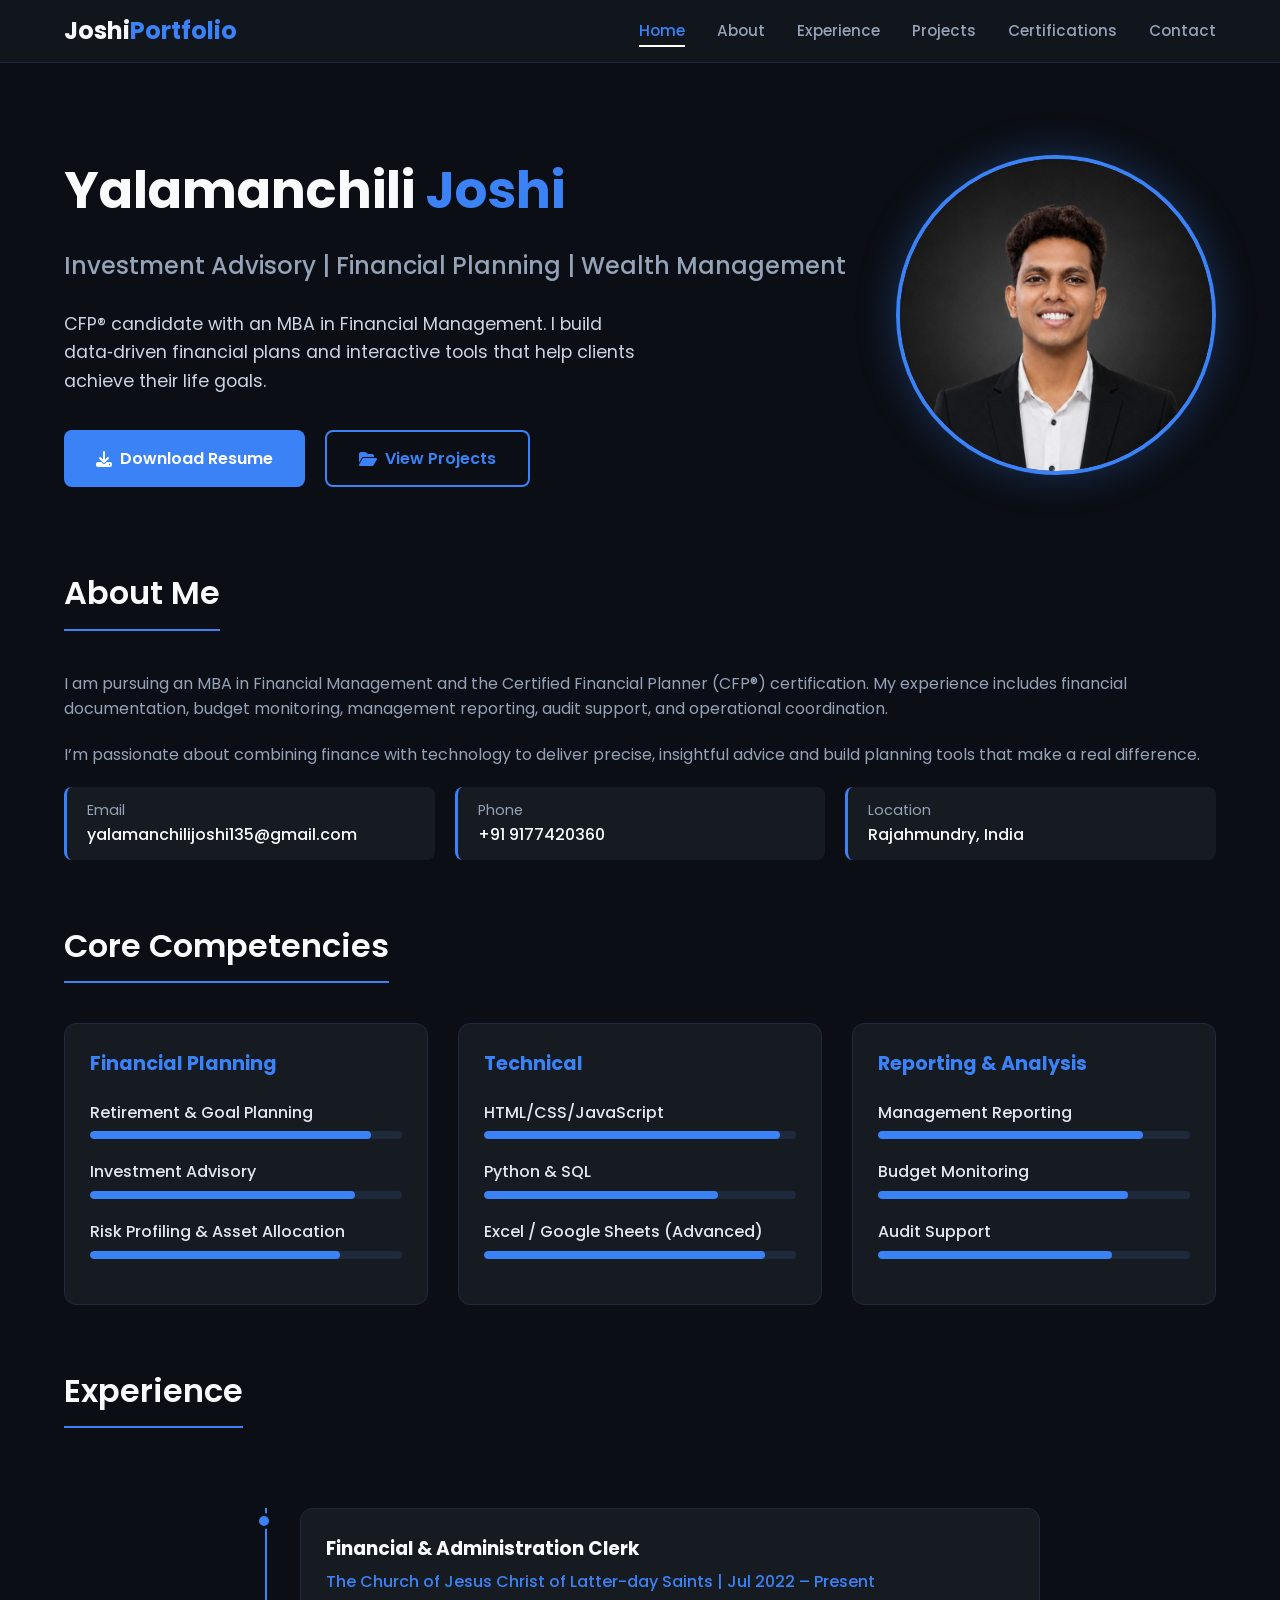
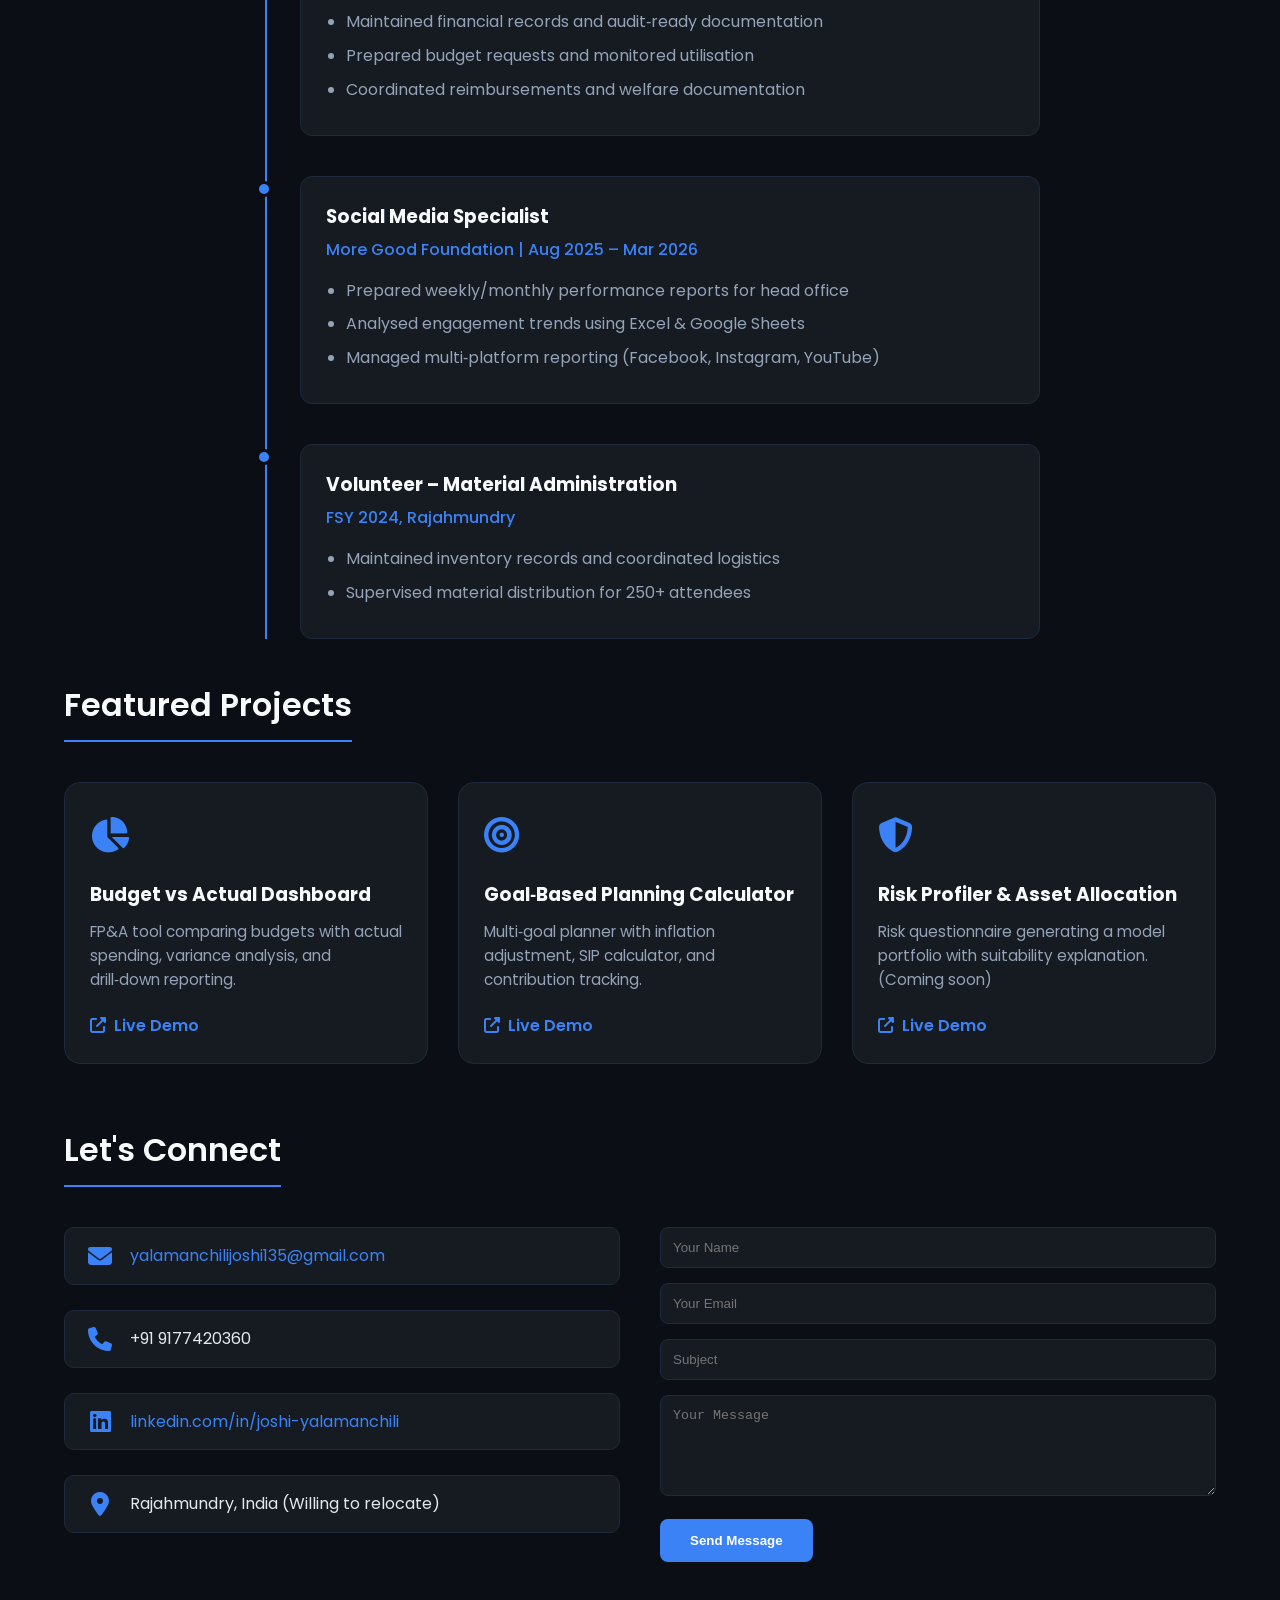
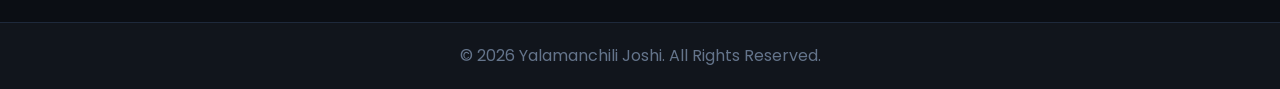
<file: index.html>
<!DOCTYPE html>
<html lang="en">
<head>
    <meta charset="UTF-8">
    <meta name="viewport" content="width=device-width, initial-scale=1.0">
    <title>Yalamanchili Joshi | Investment Advisory & Finance Portfolio</title>
    <link rel="preconnect" href="https://fonts.googleapis.com">
    <link rel="preconnect" href="https://fonts.gstatic.com" crossorigin>
    <link href="https://fonts.googleapis.com/css2?family=Poppins:wght@300;400;500;600;700&display=swap" rel="stylesheet">
    <link rel="stylesheet" href="https://cdnjs.cloudflare.com/ajax/libs/font-awesome/6.5.2/css/all.min.css">
    <style>
        * { margin:0; padding:0; box-sizing:border-box; }
        body {
            font-family: 'Poppins', sans-serif;
            background: #0B0E14;
            color: #E2E8F0;
            line-height: 1.6;
            padding-top: 70px;
        }

        /* FIXED HEADER */
        header {
            position: fixed;
            top: 0; left: 0; width: 100%;
            background: #11151C;
            border-bottom: 1px solid #1E293B;
            z-index: 1000;
            padding: 12px 0;
        }
        .header-inner {
            width: 90%;
            max-width: 1200px;
            margin: auto;
            display: flex;
            justify-content: space-between;
            align-items: center;
        }
        .logo {
            font-size: 1.5rem;
            font-weight: 700;
            color: #F8FAFC;
            text-decoration: none;
        }
        .logo span { color: #3B82F6; }
        nav a {
            color: #94A3B8;
            text-decoration: none;
            margin-left: 28px;
            font-weight: 500;
            font-size: 0.95rem;
            position: relative;
            padding-bottom: 4px;
            transition: color 0.3s;
        }
        nav a::after {
            content: '';
            position: absolute;
            left: 0; bottom: -2px;
            width: 0; height: 2px;
            background: #FFFFFF;
            transition: width 0.3s ease;
        }
        nav a:hover { color: #FFFFFF; }
        nav a:hover::after { width: 100%; }
        nav a.active { color: #3B82F6; }
        nav a.active::after {
            width: 100%;
            background: #FFFFFF;
        }

        /* General container */
        .container {
            width: 90%;
            max-width: 1200px;
            margin: auto;
        }

        /* HERO SECTION */
        .hero {
            display: flex;
            align-items: center;
            justify-content: space-between;
            flex-wrap: wrap;
            padding: 80px 0;
            gap: 50px;
        }
        .hero-content h1 {
            font-size: 3.2rem;
            font-weight: 700;
            color: #F8FAFC;
            margin-bottom: 15px;
        }
        .hero-content h1 span { color: #3B82F6; }
        .hero-content h2 {
            font-size: 1.5rem;
            font-weight: 500;
            color: #94A3B8;
            margin-bottom: 25px;
        }
        .hero-content p {
            color: #CBD5E1;
            font-size: 1.1rem;
            margin-bottom: 35px;
            max-width: 600px;
        }
        .hero-buttons {
            display: flex;
            gap: 20px;
            flex-wrap: wrap;
        }
        .btn-primary {
            background: #3B82F6;
            color: #fff;
            padding: 14px 32px;
            border-radius: 8px;
            font-weight: 600;
            text-decoration: none;
            transition: 0.3s;
            display: inline-flex;
            align-items: center;
            gap: 8px;
        }
        .btn-primary:hover {
            background: #2563EB;
            transform: translateY(-2px);
        }
        .btn-outline {
            border: 2px solid #3B82F6;
            color: #3B82F6;
            padding: 14px 32px;
            border-radius: 8px;
            font-weight: 600;
            text-decoration: none;
            transition: 0.3s;
            display: inline-flex;
            align-items: center;
            gap: 8px;
        }
        .btn-outline:hover {
            background: #3B82F6;
            color: #fff;
        }
        .hero-image img {
            width: 320px;
            height: 320px;
            object-fit: cover;
            border-radius: 50%;
            border: 4px solid #3B82F6;
            box-shadow: 0 0 40px rgba(59,130,246,0.3);
        }

        /* Section titles */
        .section-title {
            font-size: 2rem;
            font-weight: 600;
            color: #F8FAFC;
            margin-bottom: 40px;
            padding-bottom: 10px;
            border-bottom: 2px solid #3B82F6;
            display: inline-block;
        }

        /* ABOUT (full width, no image) */
        .about-grid {
            display: grid;
            grid-template-columns: 1fr;   /* single column */
            gap: 50px;
            margin-bottom: 60px;
        }
        .about-text p {
            color: #94A3B8;
            margin-bottom: 20px;
            font-size: 1rem;
        }
        .about-details {
            display: flex;
            flex-wrap: wrap;
            gap: 20px;
            margin-top: 20px;
        }
        .detail-item {
            background: #161B22;
            padding: 12px 20px;
            border-radius: 8px;
            border-left: 3px solid #3B82F6;
            flex: 1;
            min-width: 200px;
        }
        .detail-label { color: #94A3B8; font-size: 0.9rem; }
        .detail-value {
            color: #F8FAFC;
            font-weight: 500;
            word-break: break-word;
        }

        /* SKILLS */
        .skills-grid {
            display: grid;
            grid-template-columns: repeat(auto-fit, minmax(250px, 1fr));
            gap: 30px;
            margin-bottom: 60px;
        }
        .skill-category {
            background: #161B22;
            padding: 25px;
            border-radius: 12px;
            border: 1px solid #1E293B;
        }
        .skill-category h3 {
            color: #3B82F6;
            margin-bottom: 20px;
            font-size: 1.2rem;
        }
        .skill-item {
            margin-bottom: 20px;
        }
        .skill-name {
            display: block;
            margin-bottom: 6px;
            font-weight: 500;
        }
        .skill-bar {
            height: 8px;
            background: #1E293B;
            border-radius: 10px;
            overflow: hidden;
        }
        .skill-fill {
            height: 100%;
            border-radius: 10px;
            background: #3B82F6;
            width: 0;
            transition: width 1.5s ease;
        }

        /* EXPERIENCE (timeline) */
        .timeline {
            position: relative;
            max-width: 800px;
            margin: 40px auto;
        }
        .timeline::before {
            content: '';
            position: absolute;
            left: 25px;
            top: 0;
            width: 2px;
            height: 100%;
            background: #3B82F6;
        }
        .timeline-item {
            position: relative;
            margin-bottom: 40px;
            padding-left: 60px;
        }
        .timeline-dot {
            position: absolute;
            left: 16px;
            top: 5px;
            width: 16px;
            height: 16px;
            background: #3B82F6;
            border-radius: 50%;
            border: 3px solid #0B0E14;
            z-index: 1;
        }
        .timeline-content {
            background: #161B22;
            padding: 25px;
            border-radius: 12px;
            border: 1px solid #1E293B;
        }
        .timeline-content h3 { color: #F8FAFC; margin-bottom: 5px; }
        .timeline-content h4 { color: #3B82F6; font-weight: 500; margin-bottom: 15px; }
        .timeline-content ul {
            padding-left: 20px;
            color: #94A3B8;
            list-style-type: disc;
        }
        .timeline-content li { margin-bottom: 8px; }

        /* PROJECTS */
        .projects-grid {
            display: grid;
            grid-template-columns: repeat(auto-fit, minmax(280px, 1fr));
            gap: 30px;
            margin-bottom: 60px;
        }
        .project-card {
            background: #161B22;
            border-radius: 16px;
            padding: 25px;
            border: 1px solid #1E293B;
            transition: 0.3s;
            display: flex;
            flex-direction: column;
        }
        .project-card:hover {
            border-color: #3B82F6;
            transform: translateY(-5px);
            box-shadow: 0 20px 40px rgba(59,130,246,0.1);
        }
        .project-card .card-icon {
            font-size: 2.2rem;
            color: #3B82F6;
            margin-bottom: 15px;
        }
        .project-card h3 {
            color: #F8FAFC;
            margin-bottom: 10px;
        }
        .project-card p {
            color: #94A3B8;
            font-size: 0.95rem;
            flex-grow: 1;
            margin-bottom: 20px;
        }
        .card-link {
            color: #3B82F6;
            font-weight: 600;
            text-decoration: none;
            display: inline-flex;
            align-items: center;
            gap: 8px;
        }
        .card-link:hover { color: #60A5FA; }

        /* CONTACT */
        .contact-grid {
            display: grid;
            grid-template-columns: 1fr 1fr;
            gap: 40px;
            margin-bottom: 60px;
        }
        .contact-item {
            display: flex;
            align-items: center;
            gap: 15px;
            margin-bottom: 25px;
            background: #161B22;
            padding: 15px 20px;
            border-radius: 10px;
            border: 1px solid #1E293B;
        }
        .contact-item i {
            font-size: 1.5rem;
            color: #3B82F6;
            width: 30px;
            text-align: center;
        }
        .contact-item span { color: #E2E8F0; }
        .contact-item a { color: #3B82F6; text-decoration: none; }
        .contact-form input, .contact-form textarea {
            width: 100%;
            background: #161B22;
            border: 1px solid #1E293B;
            padding: 12px;
            border-radius: 8px;
            color: #E2E8F0;
            margin-bottom: 15px;
        }
        .contact-form button {
            background: #3B82F6;
            color: #fff;
            border: none;
            padding: 14px 30px;
            border-radius: 8px;
            font-weight: 600;
            cursor: pointer;
        }

        /* FOOTER */
        footer {
            background: #11151C;
            border-top: 1px solid #1E293B;
            text-align: center;
            padding: 20px 0;
            color: #64748B;
        }

        /* RESPONSIVE */
        @media (max-width: 768px) {
            .hero { flex-direction: column-reverse; text-align: center; }
            .hero-image img { width: 250px; height: 250px; }
            .about-grid { grid-template-columns: 1fr; }
            .contact-grid { grid-template-columns: 1fr; }
            .header-inner { flex-direction: column; gap: 10px; }
            body { padding-top: 90px; }
        }
    </style>
</head>
<body>
    <!-- Fixed Header -->
    <header>
        <div class="header-inner">
            <a href="index.html" class="logo">Joshi<span>Portfolio</span></a>
            <nav>
                <a href="index.html" class="active">Home</a>
                <a href="about.html">About</a>
                <a href="experience.html">Experience</a>
                <a href="projects.html">Projects</a>
                <a href="certifications.html">Certifications</a>
                <a href="contact.html">Contact</a>
            </nav>
        </div>
    </header>

    <main class="container">
        <!-- HERO -->
        <section class="hero">
            <div class="hero-content">
                <h1>Yalamanchili <span>Joshi</span></h1>
                <h2>Investment Advisory | Financial Planning | Wealth Management</h2>
                <p>CFP® candidate with an MBA in Financial Management. I build data‑driven financial plans and interactive tools that help clients achieve their life goals.</p>
                <div class="hero-buttons">
                    <a href="./Yalamanchili_Joshi_InvestmentAdvisor_KyteMoney_Resume.docx" class="btn-primary" download>
                        <i class="fas fa-download"></i> Download Resume
                    </a>
                    <a href="projects.html" class="btn-outline">
                        <i class="fas fa-folder-open"></i> View Projects
                    </a>
                </div>
            </div>
            <div class="hero-image">
                <img src="assets/images/profile.jpeg" alt="Yalamanchili Joshi">
            </div>
        </section>

        <!-- ABOUT (no image, full width) -->
        <section>
            <h2 class="section-title">About Me</h2>
            <div class="about-grid">
                <div class="about-text">
                    <p>I am pursuing an MBA in Financial Management and the Certified Financial Planner (CFP®) certification. My experience includes financial documentation, budget monitoring, management reporting, audit support, and operational coordination.</p>
                    <p>I’m passionate about combining finance with technology to deliver precise, insightful advice and build planning tools that make a real difference.</p>
                    <div class="about-details">
                        <div class="detail-item">
                            <div class="detail-label">Email</div>
                            <div class="detail-value">yalamanchilijoshi135@gmail.com</div>
                        </div>
                        <div class="detail-item">
                            <div class="detail-label">Phone</div>
                            <div class="detail-value">+91 9177420360</div>
                        </div>
                        <div class="detail-item">
                            <div class="detail-label">Location</div>
                            <div class="detail-value">Rajahmundry, India</div>
                        </div>
                    </div>
                </div>
            </div>
        </section>

        <!-- SKILLS -->
        <section>
            <h2 class="section-title">Core Competencies</h2>
            <div class="skills-grid">
                <div class="skill-category">
                    <h3>Financial Planning</h3>
                    <div class="skill-item"><span class="skill-name">Retirement & Goal Planning</span><div class="skill-bar"><div class="skill-fill" data-width="90"></div></div></div>
                    <div class="skill-item"><span class="skill-name">Investment Advisory</span><div class="skill-bar"><div class="skill-fill" data-width="85"></div></div></div>
                    <div class="skill-item"><span class="skill-name">Risk Profiling & Asset Allocation</span><div class="skill-bar"><div class="skill-fill" data-width="80"></div></div></div>
                </div>
                <div class="skill-category">
                    <h3>Technical</h3>
                    <div class="skill-item"><span class="skill-name">HTML/CSS/JavaScript</span><div class="skill-bar"><div class="skill-fill" data-width="95"></div></div></div>
                    <div class="skill-item"><span class="skill-name">Python & SQL</span><div class="skill-bar"><div class="skill-fill" data-width="75"></div></div></div>
                    <div class="skill-item"><span class="skill-name">Excel / Google Sheets (Advanced)</span><div class="skill-bar"><div class="skill-fill" data-width="90"></div></div></div>
                </div>
                <div class="skill-category">
                    <h3>Reporting & Analysis</h3>
                    <div class="skill-item"><span class="skill-name">Management Reporting</span><div class="skill-bar"><div class="skill-fill" data-width="85"></div></div></div>
                    <div class="skill-item"><span class="skill-name">Budget Monitoring</span><div class="skill-bar"><div class="skill-fill" data-width="80"></div></div></div>
                    <div class="skill-item"><span class="skill-name">Audit Support</span><div class="skill-bar"><div class="skill-fill" data-width="75"></div></div></div>
                </div>
            </div>
        </section>

        <!-- EXPERIENCE -->
        <section>
            <h2 class="section-title">Experience</h2>
            <div class="timeline">
                <div class="timeline-item">
                    <div class="timeline-dot"></div>
                    <div class="timeline-content">
                        <h3>Financial & Administration Clerk</h3>
                        <h4>The Church of Jesus Christ of Latter-day Saints | Jul 2022 – Present</h4>
                        <ul>
                            <li>Maintained financial records and audit‑ready documentation</li>
                            <li>Prepared budget requests and monitored utilisation</li>
                            <li>Coordinated reimbursements and welfare documentation</li>
                        </ul>
                    </div>
                </div>
                <div class="timeline-item">
                    <div class="timeline-dot"></div>
                    <div class="timeline-content">
                        <h3>Social Media Specialist</h3>
                        <h4>More Good Foundation | Aug 2025 – Mar 2026</h4>
                        <ul>
                            <li>Prepared weekly/monthly performance reports for head office</li>
                            <li>Analysed engagement trends using Excel & Google Sheets</li>
                            <li>Managed multi‑platform reporting (Facebook, Instagram, YouTube)</li>
                        </ul>
                    </div>
                </div>
                <div class="timeline-item">
                    <div class="timeline-dot"></div>
                    <div class="timeline-content">
                        <h3>Volunteer – Material Administration</h3>
                        <h4>FSY 2024, Rajahmundry</h4>
                        <ul>
                            <li>Maintained inventory records and coordinated logistics</li>
                            <li>Supervised material distribution for 250+ attendees</li>
                        </ul>
                    </div>
                </div>
            </div>
        </section>

        <!-- PROJECTS -->
        <section>
            <h2 class="section-title">Featured Projects</h2>
            <div class="projects-grid">
                <div class="project-card">
                    <div class="card-icon"><i class="fas fa-chart-pie"></i></div>
                    <h3>Budget vs Actual Dashboard</h3>
                    <p>FP&A tool comparing budgets with actual spending, variance analysis, and drill‑down reporting.</p>
                    <a href="https://yjoshi7.github.io/budget-actual-dashboard/" class="card-link" target="_blank"><i class="fas fa-external-link-alt"></i> Live Demo</a>
                </div>
                <div class="project-card">
                    <div class="card-icon"><i class="fas fa-bullseye"></i></div>
                    <h3>Goal‑Based Planning Calculator</h3>
                    <p>Multi‑goal planner with inflation adjustment, SIP calculator, and contribution tracking.</p>
                    <a href="https://yjoshi7.github.io/Goal-Based-Planning-Calculator/" class="card-link" target="_blank"><i class="fas fa-external-link-alt"></i> Live Demo</a>
                </div>
                <div class="project-card">
                    <div class="card-icon"><i class="fas fa-shield-alt"></i></div>
                    <h3>Risk Profiler & Asset Allocation</h3>
                    <p>Risk questionnaire generating a model portfolio with suitability explanation. (Coming soon)</p>
                    <a href="https://yjoshi7.github.io/risk-profile/" class="card-link" target="_blank"><i class="fas fa-external-link-alt"></i> Live Demo</a>
                </div>
            </div>
        </section>

        <!-- CONTACT (working form) -->
        <section>
            <h2 class="section-title">Let's Connect</h2>
            <div class="contact-grid">
                <div>
                    <div class="contact-item">
                        <i class="fas fa-envelope"></i>
                        <span><a href="mailto:yalamanchilijoshi135@gmail.com">yalamanchilijoshi135@gmail.com</a></span>
                    </div>
                    <div class="contact-item">
                        <i class="fas fa-phone"></i>
                        <span>+91 9177420360</span>
                    </div>
                    <div class="contact-item">
                        <i class="fab fa-linkedin"></i>
                        <span><a href="https://www.linkedin.com/in/joshi-yalamanchili-052122237" target="_blank">linkedin.com/in/joshi-yalamanchili</a></span>
                    </div>
                    <div class="contact-item">
                        <i class="fas fa-map-marker-alt"></i>
                        <span>Rajahmundry, India (Willing to relocate)</span>
                    </div>
                </div>
                <!-- Contact Form – replace YOUR_FORM_ID with your actual Formspree ID -->
                <div class="contact-form">
                    <form action="https://formspree.io/f/xdaqwydo" method="POST">
                        <input type="text" name="name" placeholder="Your Name" required>
                        <input type="email" name="email" placeholder="Your Email" required>
                        <input type="text" name="subject" placeholder="Subject">
                        <textarea name="message" rows="5" placeholder="Your Message" required></textarea>
                        <button type="submit">Send Message</button>
                    </form>
                </div>
            </div>
        </section>
    </main>

    <footer>
        <div class="container">
            <p>&copy; 2026 Yalamanchili Joshi. All Rights Reserved.</p>
        </div>
    </footer>

    <!-- Animate skill bars on scroll -->
    <script>
        const observer = new IntersectionObserver((entries) => {
            entries.forEach(entry => {
                if (entry.isIntersecting) {
                    const bar = entry.target;
                    bar.style.width = bar.dataset.width + '%';
                }
            });
        }, { threshold: 0.3 });
        document.querySelectorAll('.skill-fill').forEach(bar => observer.observe(bar));
    </script>
</body>
</html>
</file>
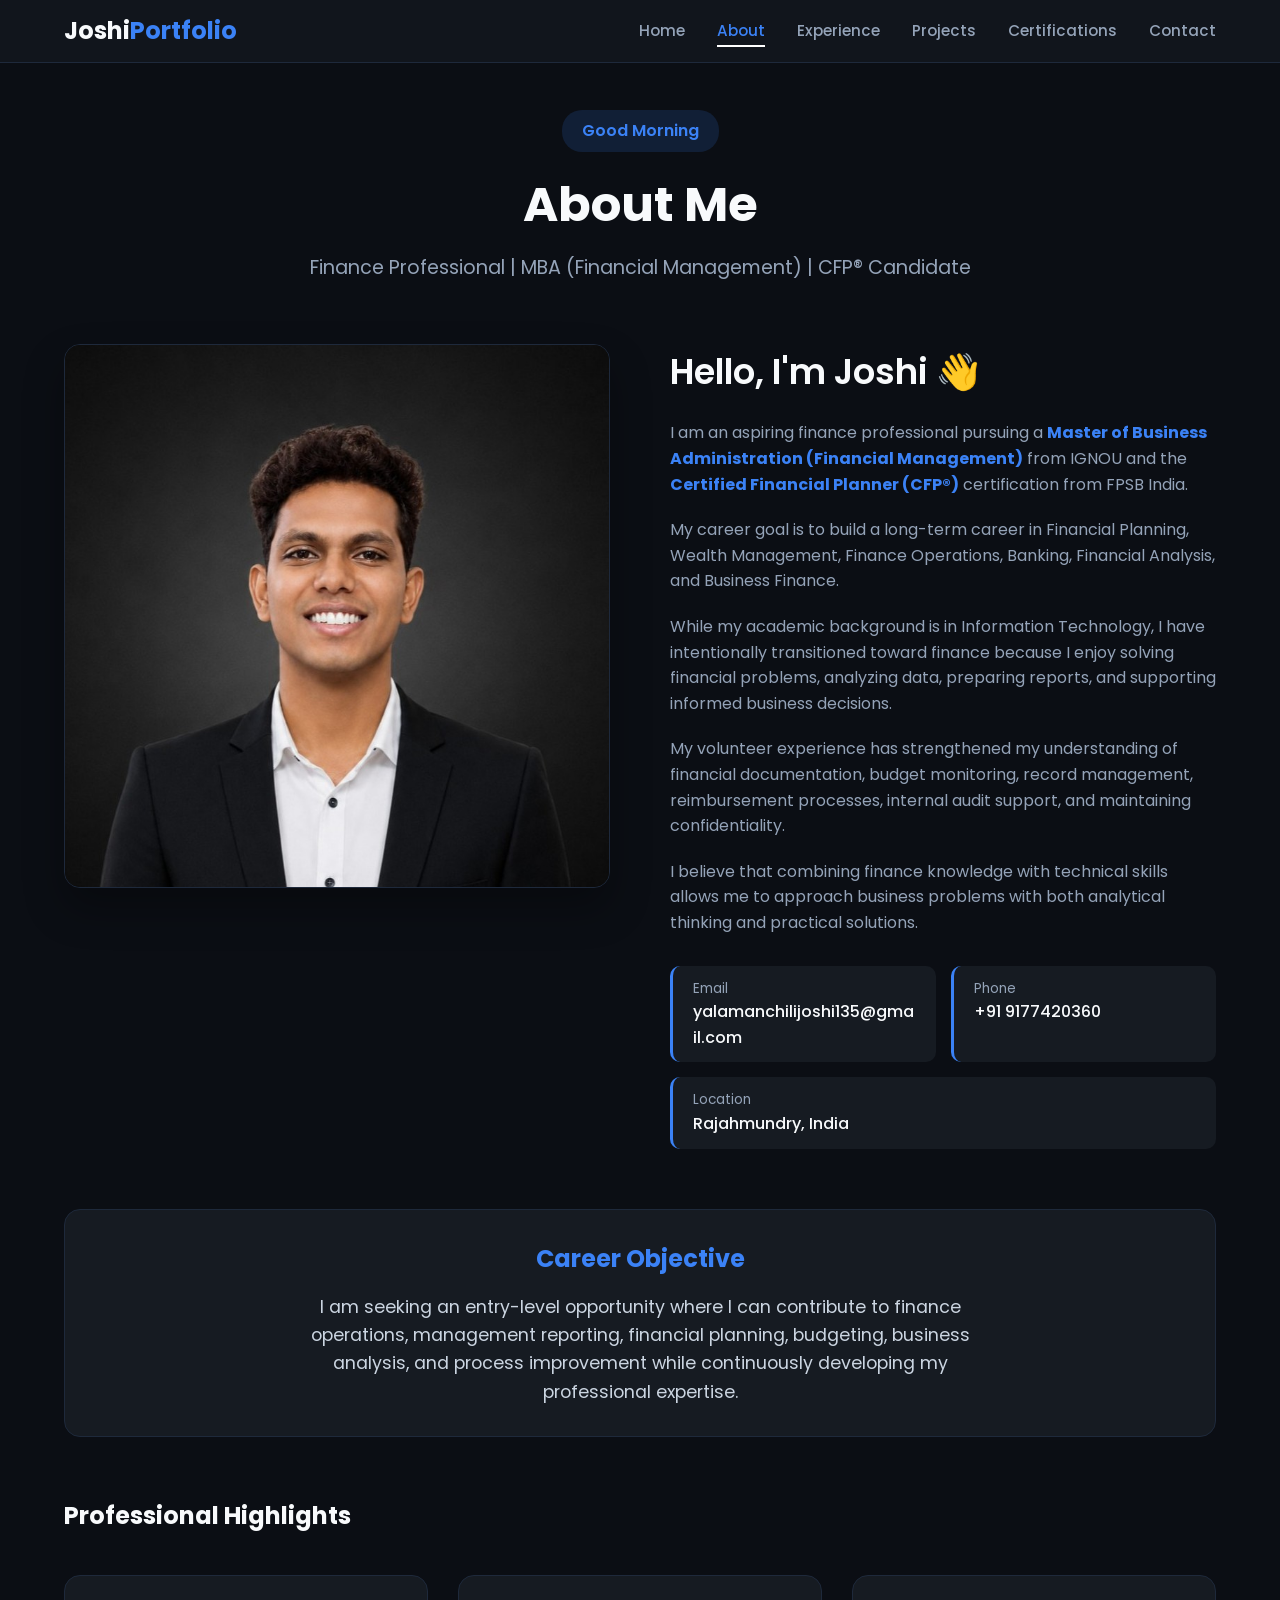
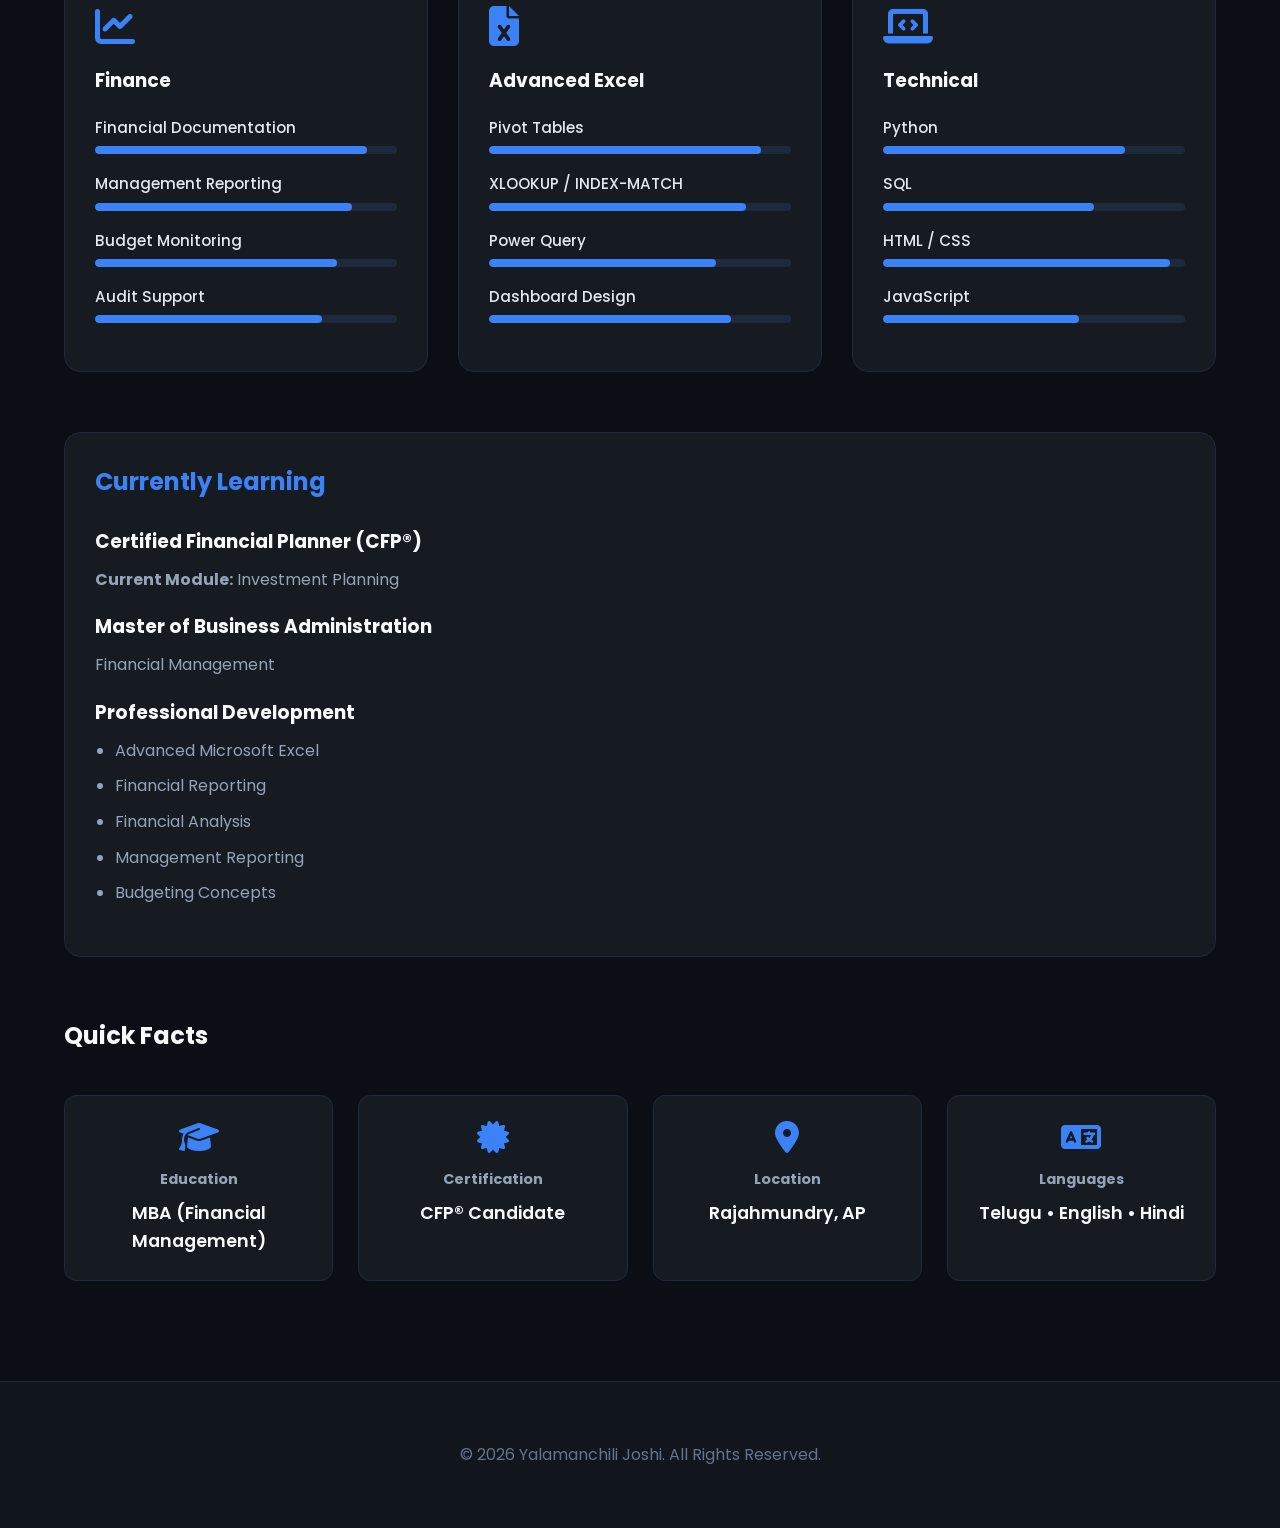
<file: about.html>
<!DOCTYPE html>
<html lang="en">
<head>
    <meta charset="UTF-8">
    <meta name="viewport" content="width=device-width, initial-scale=1.0">
    <title>About | Yalamanchili Joshi</title>
    <link rel="preconnect" href="https://fonts.googleapis.com">
    <link rel="preconnect" href="https://fonts.gstatic.com" crossorigin>
    <link href="https://fonts.googleapis.com/css2?family=Poppins:wght@300;400;500;600;700&display=swap" rel="stylesheet">
    <link rel="stylesheet" href="https://cdnjs.cloudflare.com/ajax/libs/font-awesome/6.5.2/css/all.min.css">
    <style>
        * { margin:0; padding:0; box-sizing:border-box; }
        body {
            font-family: 'Poppins', sans-serif;
            background: #0B0E14;
            color: #E2E8F0;
            line-height: 1.6;
            padding-top: 70px;
        }

        /* FIXED HEADER (identical to other pages) */
        header {
            position: fixed;
            top: 0; left: 0; width: 100%;
            background: #11151C;
            border-bottom: 1px solid #1E293B;
            z-index: 1000;
            padding: 12px 0;
        }
        .header-inner {
            width: 90%;
            max-width: 1200px;
            margin: auto;
            display: flex;
            justify-content: space-between;
            align-items: center;
        }
        .logo {
            font-size: 1.5rem;
            font-weight: 700;
            color: #F8FAFC;
            text-decoration: none;
        }
        .logo span { color: #3B82F6; }
        nav a {
            color: #94A3B8;
            text-decoration: none;
            margin-left: 28px;
            font-weight: 500;
            font-size: 0.95rem;
            position: relative;
            padding-bottom: 4px;
            transition: color 0.3s;
        }
        nav a::after {
            content: '';
            position: absolute;
            left: 0; bottom: -2px;
            width: 0; height: 2px;
            background: #FFFFFF;
            transition: width 0.3s ease;
        }
        nav a:hover { color: #FFFFFF; }
        nav a:hover::after { width: 100%; }
        nav a.active { color: #3B82F6; }
        nav a.active::after {
            width: 100%;
            background: #FFFFFF;
        }

        /* Container */
        .container {
            width: 90%;
            max-width: 1200px;
            margin: auto;
            padding: 40px 0;
        }

        /* Page Banner */
        .page-banner {
            text-align: center;
            margin-bottom: 60px;
        }
        .page-banner h1 {
            font-size: 3rem;
            font-weight: 700;
            color: #F8FAFC;
            margin-bottom: 10px;
        }
        .page-banner p {
            color: #94A3B8;
            font-size: 1.2rem;
        }
        .greeting {
            display: inline-block;
            background: rgba(59,130,246,0.15);
            color: #3B82F6;
            padding: 8px 20px;
            border-radius: 20px;
            font-weight: 600;
            margin-bottom: 15px;
        }

        /* About Grid */
        .about-grid {
            display: grid;
            grid-template-columns: 1fr 1fr;
            gap: 60px;
            align-items: start;
            margin-bottom: 60px;
        }
        .about-image img {
            width: 100%;
            border-radius: 16px;
            border: 1px solid #1E293B;
            box-shadow: 0 20px 40px rgba(0,0,0,0.3);
        }
        .about-content h2 {
            font-size: 2.2rem;
            font-weight: 600;
            color: #F8FAFC;
            margin-bottom: 20px;
        }
        .about-content p {
            color: #94A3B8;
            margin-bottom: 20px;
            font-size: 1rem;
        }
        .about-content strong {
            color: #3B82F6;
        }
        .about-details {
            display: flex;
            flex-wrap: wrap;
            gap: 15px;
            margin-top: 30px;
        }
        .detail-item {
            background: #161B22;
            padding: 12px 20px;
            border-radius: 10px;
            border-left: 3px solid #3B82F6;
            flex: 1;
            min-width: 180px;
        }
        .detail-label {
            color: #94A3B8;
            font-size: 0.85rem;
        }
        .detail-value {
            color: #F8FAFC;
            font-weight: 500;
            word-break: break-word;   /* ← Fix email overflow */
        }

        /* Career Objective */
        .career-objective {
            background: #161B22;
            border: 1px solid #1E293B;
            border-radius: 16px;
            padding: 30px;
            text-align: center;
            margin-bottom: 60px;
        }
        .career-objective h2 {
            color: #3B82F6;
            margin-bottom: 15px;
        }
        .career-objective p {
            color: #CBD5E1;
            font-size: 1.1rem;
            max-width: 700px;
            margin: 0 auto;
        }

        /* Professional Highlights */
        .highlights-grid {
            display: grid;
            grid-template-columns: repeat(auto-fit, minmax(280px, 1fr));
            gap: 30px;
            margin-bottom: 60px;
        }
        .highlight-card {
            background: #161B22;
            border: 1px solid #1E293B;
            border-radius: 16px;
            padding: 30px;
            transition: 0.3s;
        }
        .highlight-card:hover {
            border-color: #3B82F6;
            transform: translateY(-3px);
        }
        .highlight-card i {
            font-size: 2.5rem;
            color: #3B82F6;
            margin-bottom: 20px;
        }
        .highlight-card h3 {
            color: #F8FAFC;
            margin-bottom: 20px;
        }
        .skill-item {
            margin-bottom: 18px;
        }
        .skill-name {
            display: block;
            margin-bottom: 6px;
            font-weight: 500;
            font-size: 0.95rem;
        }
        .skill-bar {
            height: 8px;
            background: #1E293B;
            border-radius: 10px;
            overflow: hidden;
        }
        .skill-fill {
            height: 100%;
            border-radius: 10px;
            background: #3B82F6;
            width: 0;
            transition: width 1.5s ease;
        }

        /* Current Learning */
        .learning-section {
            background: #161B22;
            border: 1px solid #1E293B;
            border-radius: 16px;
            padding: 30px;
            margin-bottom: 60px;
        }
        .learning-section h2 {
            color: #3B82F6;
            margin-bottom: 25px;
        }
        .learning-section h3 {
            color: #F8FAFC;
            margin-bottom: 10px;
        }
        .learning-section p, .learning-section li {
            color: #94A3B8;
            margin-bottom: 10px;
        }
        .learning-section ul {
            padding-left: 20px;
            margin-bottom: 20px;
        }

        /* Quick Facts */
        .quick-facts {
            display: grid;
            grid-template-columns: repeat(auto-fit, minmax(200px, 1fr));
            gap: 25px;
            margin-bottom: 60px;
        }
        .fact-card {
            background: #161B22;
            border: 1px solid #1E293B;
            border-radius: 12px;
            padding: 25px;
            text-align: center;
            transition: 0.3s;
        }
        .fact-card:hover {
            border-color: #3B82F6;
        }
        .fact-card i {
            font-size: 2rem;
            color: #3B82F6;
            margin-bottom: 15px;
        }
        .fact-card h3 {
            color: #94A3B8;
            font-size: 0.9rem;
            margin-bottom: 8px;
        }
        .fact-card p {
            color: #F8FAFC;
            font-weight: 600;
            font-size: 1.1rem;
        }

        /* FOOTER */
        footer {
            background: #11151C;
            border-top: 1px solid #1E293B;
            text-align: center;
            padding: 20px 0;
            color: #64748B;
        }

        @media (max-width: 768px) {
            .about-grid { grid-template-columns: 1fr; }
            .header-inner { flex-direction: column; gap: 10px; }
            body { padding-top: 90px; }
        }
    </style>
</head>
<body>
    <!-- Fixed Header -->
    <header>
        <div class="header-inner">
            <a href="index.html" class="logo">Joshi<span>Portfolio</span></a>
            <nav>
                <a href="index.html">Home</a>
                <a href="about.html" class="active">About</a>
                <a href="experience.html">Experience</a>
                <a href="projects.html">Projects</a>
                <a href="certifications.html">Certifications</a>
                <a href="contact.html">Contact</a>
            </nav>
        </div>
    </header>

    <main class="container">
        <!-- Page Banner -->
        <section class="page-banner">
            <div class="greeting">Good Morning</div>
            <h1>About Me</h1>
            <p>Finance Professional | MBA (Financial Management) | CFP® Candidate</p>
        </section>

        <!-- Main About -->
        <section class="about-grid">
            <div class="about-image">
                <img src="assets/images/profile.jpeg" alt="Yalamanchili Joshi">
            </div>
            <div class="about-content">
                <h2>Hello, I'm Joshi 👋</h2>
                <p>I am an aspiring finance professional pursuing a <strong>Master of Business Administration (Financial Management)</strong> from IGNOU and the <strong>Certified Financial Planner (CFP®)</strong> certification from FPSB India.</p>
                <p>My career goal is to build a long-term career in Financial Planning, Wealth Management, Finance Operations, Banking, Financial Analysis, and Business Finance.</p>
                <p>While my academic background is in Information Technology, I have intentionally transitioned toward finance because I enjoy solving financial problems, analyzing data, preparing reports, and supporting informed business decisions.</p>
                <p>My volunteer experience has strengthened my understanding of financial documentation, budget monitoring, record management, reimbursement processes, internal audit support, and maintaining confidentiality.</p>
                <p>I believe that combining finance knowledge with technical skills allows me to approach business problems with both analytical thinking and practical solutions.</p>
                <div class="about-details">
                    <div class="detail-item">
                        <div class="detail-label">Email</div>
                        <div class="detail-value">yalamanchilijoshi135@gmail.com</div>
                    </div>
                    <div class="detail-item">
                        <div class="detail-label">Phone</div>
                        <div class="detail-value">+91 9177420360</div>
                    </div>
                    <div class="detail-item">
                        <div class="detail-label">Location</div>
                        <div class="detail-value">Rajahmundry, India</div>
                    </div>
                </div>
            </div>
        </section>

        <!-- Career Objective -->
        <section class="career-objective">
            <h2>Career Objective</h2>
            <p>I am seeking an entry-level opportunity where I can contribute to finance operations, management reporting, financial planning, budgeting, business analysis, and process improvement while continuously developing my professional expertise.</p>
        </section>

        <!-- Professional Highlights -->
        <section>
            <h2 class="section-title" style="color:#F8FAFC; margin-bottom:40px;">Professional Highlights</h2>
            <div class="highlights-grid">
                <div class="highlight-card">
                    <i class="fas fa-chart-line"></i>
                    <h3>Finance</h3>
                    <div class="skill-item"><span class="skill-name">Financial Documentation</span><div class="skill-bar"><div class="skill-fill" data-width="90"></div></div></div>
                    <div class="skill-item"><span class="skill-name">Management Reporting</span><div class="skill-bar"><div class="skill-fill" data-width="85"></div></div></div>
                    <div class="skill-item"><span class="skill-name">Budget Monitoring</span><div class="skill-bar"><div class="skill-fill" data-width="80"></div></div></div>
                    <div class="skill-item"><span class="skill-name">Audit Support</span><div class="skill-bar"><div class="skill-fill" data-width="75"></div></div></div>
                </div>
                <div class="highlight-card">
                    <i class="fas fa-file-excel"></i>
                    <h3>Advanced Excel</h3>
                    <div class="skill-item"><span class="skill-name">Pivot Tables</span><div class="skill-bar"><div class="skill-fill" data-width="90"></div></div></div>
                    <div class="skill-item"><span class="skill-name">XLOOKUP / INDEX-MATCH</span><div class="skill-bar"><div class="skill-fill" data-width="85"></div></div></div>
                    <div class="skill-item"><span class="skill-name">Power Query</span><div class="skill-bar"><div class="skill-fill" data-width="75"></div></div></div>
                    <div class="skill-item"><span class="skill-name">Dashboard Design</span><div class="skill-bar"><div class="skill-fill" data-width="80"></div></div></div>
                </div>
                <div class="highlight-card">
                    <i class="fas fa-laptop-code"></i>
                    <h3>Technical</h3>
                    <div class="skill-item"><span class="skill-name">Python</span><div class="skill-bar"><div class="skill-fill" data-width="80"></div></div></div>
                    <div class="skill-item"><span class="skill-name">SQL</span><div class="skill-bar"><div class="skill-fill" data-width="70"></div></div></div>
                    <div class="skill-item"><span class="skill-name">HTML / CSS</span><div class="skill-bar"><div class="skill-fill" data-width="95"></div></div></div>
                    <div class="skill-item"><span class="skill-name">JavaScript</span><div class="skill-bar"><div class="skill-fill" data-width="65"></div></div></div>
                </div>
            </div>
        </section>

        <!-- Current Learning -->
        <section class="learning-section">
            <h2>Currently Learning</h2>
            <h3>Certified Financial Planner (CFP®)</h3>
            <p><strong>Current Module:</strong> Investment Planning</p>
            <h3 style="margin-top:20px;">Master of Business Administration</h3>
            <p>Financial Management</p>
            <h3 style="margin-top:20px;">Professional Development</h3>
            <ul>
                <li>Advanced Microsoft Excel</li>
                <li>Financial Reporting</li>
                <li>Financial Analysis</li>
                <li>Management Reporting</li>
                <li>Budgeting Concepts</li>
            </ul>
        </section>

        <!-- Quick Facts -->
        <section>
            <h2 class="section-title" style="color:#F8FAFC; margin-bottom:40px;">Quick Facts</h2>
            <div class="quick-facts">
                <div class="fact-card">
                    <i class="fas fa-graduation-cap"></i>
                    <h3>Education</h3>
                    <p>MBA (Financial Management)</p>
                </div>
                <div class="fact-card">
                    <i class="fas fa-certificate"></i>
                    <h3>Certification</h3>
                    <p>CFP® Candidate</p>
                </div>
                <div class="fact-card">
                    <i class="fas fa-map-marker-alt"></i>
                    <h3>Location</h3>
                    <p>Rajahmundry, AP</p>
                </div>
                <div class="fact-card">
                    <i class="fas fa-language"></i>
                    <h3>Languages</h3>
                    <p>Telugu • English • Hindi</p>
                </div>
            </div>
        </section>
    </main>

    <footer>
        <div class="container">
            <p>&copy; 2026 Yalamanchili Joshi. All Rights Reserved.</p>
        </div>
    </footer>

    <!-- Animate skill bars -->
    <script>
        const observer = new IntersectionObserver((entries) => {
            entries.forEach(entry => {
                if (entry.isIntersecting) {
                    entry.target.style.width = entry.target.dataset.width + '%';
                }
            });
        }, { threshold: 0.3 });
        document.querySelectorAll('.skill-fill').forEach(bar => observer.observe(bar));
    </script>
</body>
</html>
</file>
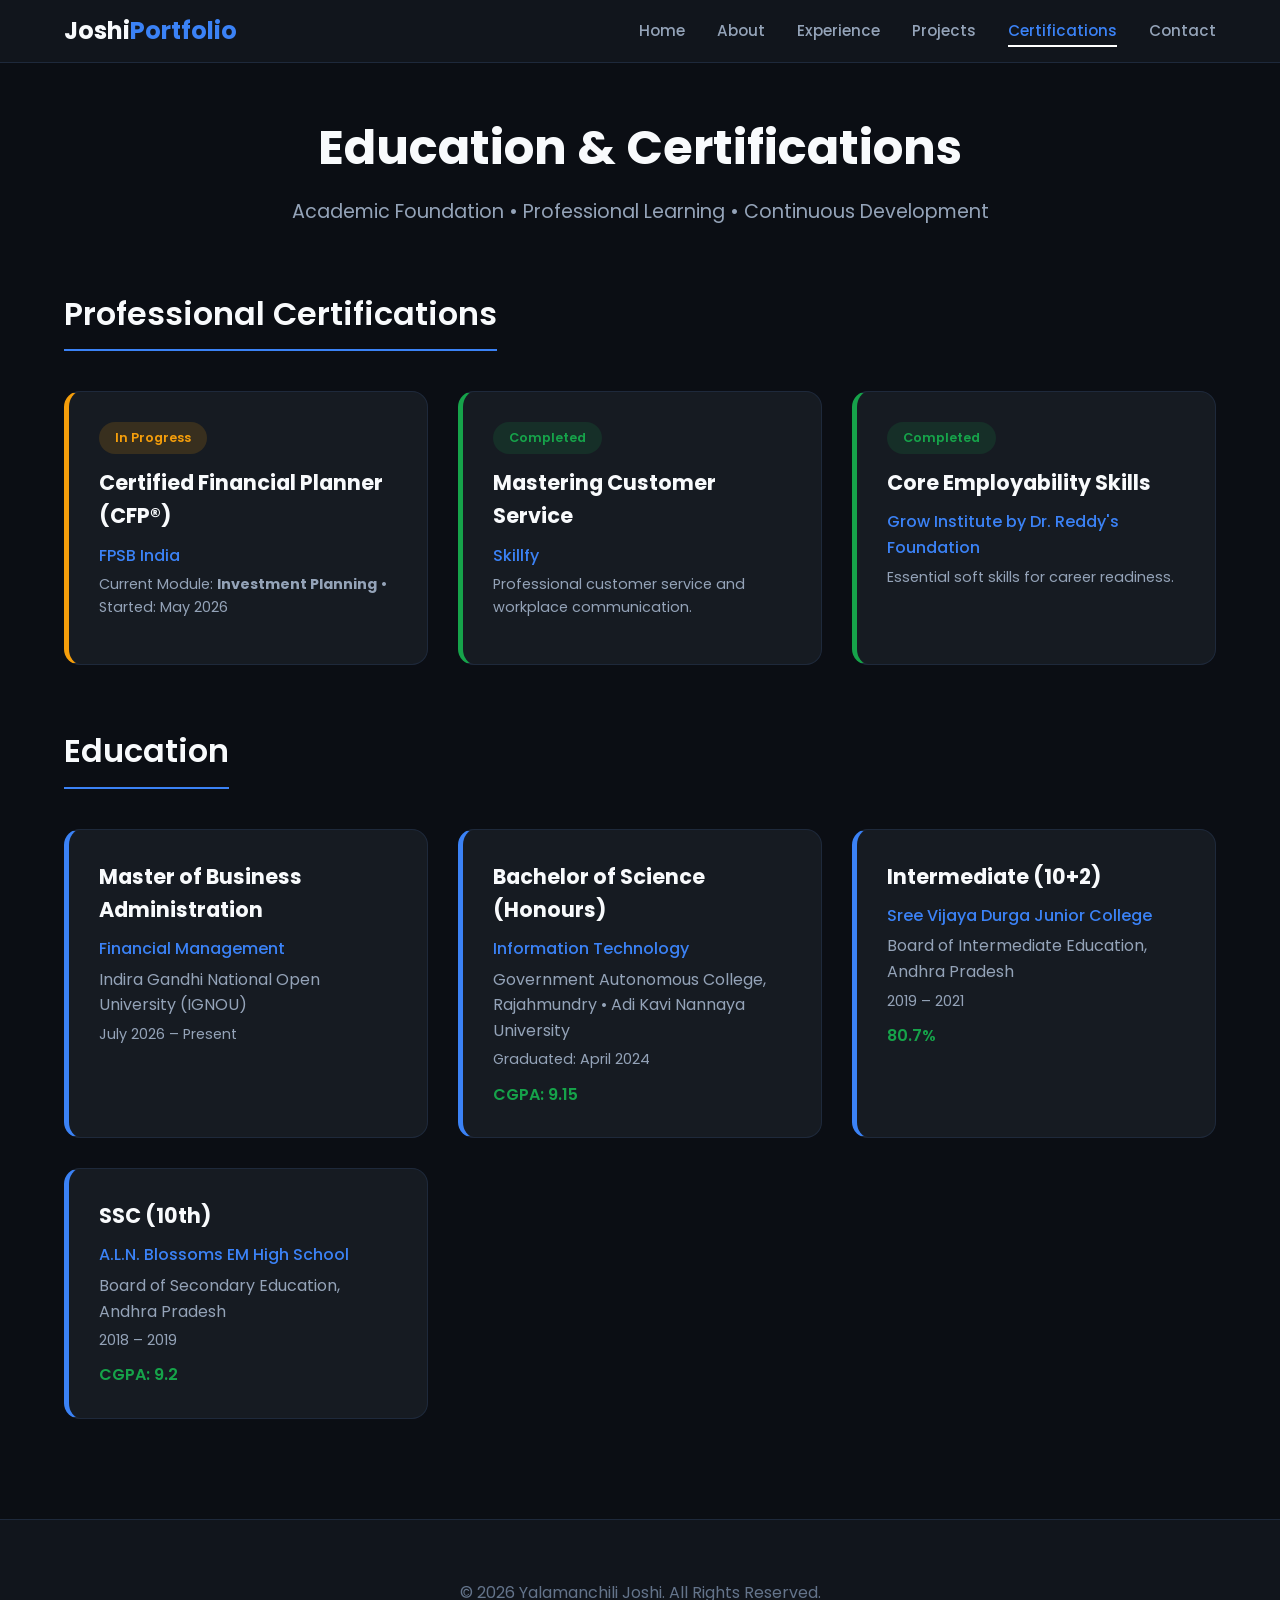
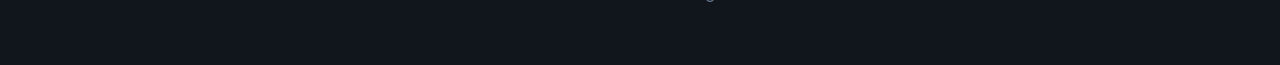
<file: certifications.html>
<!DOCTYPE html>
<html lang="en">
<head>
    <meta charset="UTF-8">
    <meta name="viewport" content="width=device-width, initial-scale=1.0">
    <title>Certifications & Education | Yalamanchili Joshi</title>
    <link rel="preconnect" href="https://fonts.googleapis.com">
    <link rel="preconnect" href="https://fonts.gstatic.com" crossorigin>
    <link href="https://fonts.googleapis.com/css2?family=Poppins:wght@300;400;500;600;700&display=swap" rel="stylesheet">
    <link rel="stylesheet" href="https://cdnjs.cloudflare.com/ajax/libs/font-awesome/6.5.2/css/all.min.css">
    <style>
        * { margin:0; padding:0; box-sizing:border-box; }
        body {
            font-family: 'Poppins', sans-serif;
            background: #0B0E14;
            color: #E2E8F0;
            line-height: 1.6;
            padding-top: 70px;
        }

        /* FIXED HEADER (identical to other pages) */
        header {
            position: fixed;
            top: 0; left: 0; width: 100%;
            background: #11151C;
            border-bottom: 1px solid #1E293B;
            z-index: 1000;
            padding: 12px 0;
        }
        .header-inner {
            width: 90%;
            max-width: 1200px;
            margin: auto;
            display: flex;
            justify-content: space-between;
            align-items: center;
        }
        .logo {
            font-size: 1.5rem;
            font-weight: 700;
            color: #F8FAFC;
            text-decoration: none;
        }
        .logo span { color: #3B82F6; }
        nav a {
            color: #94A3B8;
            text-decoration: none;
            margin-left: 28px;
            font-weight: 500;
            font-size: 0.95rem;
            position: relative;
            padding-bottom: 4px;
            transition: color 0.3s;
        }
        nav a::after {
            content: '';
            position: absolute;
            left: 0; bottom: -2px;
            width: 0; height: 2px;
            background: #FFFFFF;
            transition: width 0.3s ease;
        }
        nav a:hover { color: #FFFFFF; }
        nav a:hover::after { width: 100%; }
        nav a.active { color: #3B82F6; }
        nav a.active::after {
            width: 100%;
            background: #FFFFFF;
        }

        /* Container */
        .container {
            width: 90%;
            max-width: 1200px;
            margin: auto;
            padding: 40px 0;
        }

        /* Page Banner */
        .page-banner {
            text-align: center;
            margin-bottom: 60px;
        }
        .page-banner h1 {
            font-size: 3rem;
            font-weight: 700;
            color: #F8FAFC;
            margin-bottom: 10px;
        }
        .page-banner p {
            color: #94A3B8;
            font-size: 1.2rem;
        }
    

        /* Section Title */
        .section-title {
            font-size: 2rem;
            font-weight: 600;
            color: #F8FAFC;
            margin-bottom: 40px;
            padding-bottom: 10px;
            border-bottom: 2px solid #3B82F6;
            display: inline-block;
        }

        /* Cards Grid */
        .cert-grid {
            display: grid;
            grid-template-columns: repeat(auto-fit, minmax(300px, 1fr));
            gap: 30px;
            margin-bottom: 60px;
        }

        /* Certification Card */
        .cert-card {
            background: #161B22;
            border: 1px solid #1E293B;
            border-radius: 16px;
            padding: 30px;
            transition: 0.3s;
            border-left: 5px solid #16A34A;
        }
        .cert-card.in-progress {
            border-left-color: #F59E0B;
        }
        .cert-card:hover {
            border-color: #3B82F6;
            transform: translateY(-5px);
        }
        .cert-card h3 {
            color: #F8FAFC;
            margin-bottom: 10px;
            font-size: 1.3rem;
        }
        .cert-card .org {
            color: #3B82F6;
            font-weight: 500;
            margin-bottom: 5px;
        }
        .cert-card .date {
            color: #94A3B8;
            font-size: 0.9rem;
            margin-bottom: 15px;
        }
        .badge {
            display: inline-block;
            padding: 6px 16px;
            border-radius: 20px;
            font-size: 0.8rem;
            font-weight: 600;
        }
        .badge.completed {
            background: rgba(22,163,74,0.15);
            color: #16A34A;
        }
        .badge.progress {
            background: rgba(245,158,11,0.15);
            color: #F59E0B;
        }

        /* Education Cards */
        .edu-card {
            background: #161B22;
            border: 1px solid #1E293B;
            border-radius: 16px;
            padding: 30px;
            transition: 0.3s;
            border-left: 5px solid #3B82F6;
        }
        .edu-card:hover {
            border-color: #3B82F6;
            transform: translateY(-5px);
        }
        .edu-card h3 {
            color: #F8FAFC;
            margin-bottom: 10px;
            font-size: 1.3rem;
        }
        .edu-card .org {
            color: #3B82F6;
            font-weight: 500;
            margin-bottom: 5px;
        }
        .edu-card .date {
            color: #94A3B8;
            font-size: 0.9rem;
        }
        .edu-card .grade {
            color: #16A34A;
            font-weight: 600;
            margin-top: 10px;
        }

        /* Footer */
        footer {
            background: #11151C;
            border-top: 1px solid #1E293B;
            text-align: center;
            padding: 20px 0;
            color: #64748B;
        }

        @media (max-width: 768px) {
            .header-inner { flex-direction: column; gap: 10px; }
            body { padding-top: 90px; }
        }
    </style>
</head>
<body>
    <!-- Fixed Header -->
    <header>
        <div class="header-inner">
            <a href="index.html" class="logo">Joshi<span>Portfolio</span></a>
            <nav>
                <a href="index.html">Home</a>
                <a href="about.html">About</a>
                <a href="experience.html">Experience</a>
                <a href="projects.html">Projects</a>
                <a href="certifications.html" class="active">Certifications</a>
                <a href="contact.html">Contact</a>
            </nav>
        </div>
    </header>

    <main class="container">
        <!-- Page Banner -->
        <section class="page-banner">
            <div class="greeting"></div>
            <h1>Education & Certifications</h1>
            <p>Academic Foundation • Professional Learning • Continuous Development</p>
        </section>

        <!-- Professional Certifications -->
        <h2 class="section-title">Professional Certifications</h2>
        <div class="cert-grid">
            <div class="cert-card in-progress">
                <span class="badge progress">In Progress</span>
                <h3 style="margin-top: 12px;">Certified Financial Planner (CFP®)</h3>
                <p class="org">FPSB India</p>
                <p class="date">Current Module: <strong>Investment Planning</strong> • Started: May 2026</p>
            </div>
            <div class="cert-card">
                <span class="badge completed">Completed</span>
                <h3 style="margin-top: 12px;">Mastering Customer Service</h3>
                <p class="org">Skillfy</p>
                <p class="date">Professional customer service and workplace communication.</p>
            </div>
            <div class="cert-card">
                <span class="badge completed">Completed</span>
                <h3 style="margin-top: 12px;">Core Employability Skills</h3>
                <p class="org">Grow Institute by Dr. Reddy's Foundation</p>
                <p class="date">Essential soft skills for career readiness.</p>
            </div>
        </div>

        <!-- Education -->
        <h2 class="section-title">Education</h2>
        <div class="cert-grid">
            <div class="edu-card">
                <h3>Master of Business Administration</h3>
                <p class="org">Financial Management</p>
                <p class="org" style="color:#94A3B8; font-weight:400;">Indira Gandhi National Open University (IGNOU)</p>
                <p class="date">July 2026 – Present</p>
            </div>
            <div class="edu-card">
                <h3>Bachelor of Science (Honours)</h3>
                <p class="org">Information Technology</p>
                <p class="org" style="color:#94A3B8; font-weight:400;">Government Autonomous College, Rajahmundry • Adi Kavi Nannaya University</p>
                <p class="date">Graduated: April 2024</p>
                <p class="grade">CGPA: 9.15</p>
            </div>
            <div class="edu-card">
                <h3>Intermediate (10+2)</h3>
                <p class="org">Sree Vijaya Durga Junior College</p>
                <p class="org" style="color:#94A3B8; font-weight:400;">Board of Intermediate Education, Andhra Pradesh</p>
                <p class="date">2019 – 2021</p>
                <p class="grade">80.7%</p>
            </div>
            <div class="edu-card">
                <h3>SSC (10th)</h3>
                <p class="org">A.L.N. Blossoms EM High School</p>
                <p class="org" style="color:#94A3B8; font-weight:400;">Board of Secondary Education, Andhra Pradesh</p>
                <p class="date">2018 – 2019</p>
                <p class="grade">CGPA: 9.2</p>
            </div>
        </div>
    </main>

    <footer>
        <div class="container">
            <p>&copy; 2026 Yalamanchili Joshi. All Rights Reserved.</p>
        </div>
    </footer>
</body>
</html>
</file>
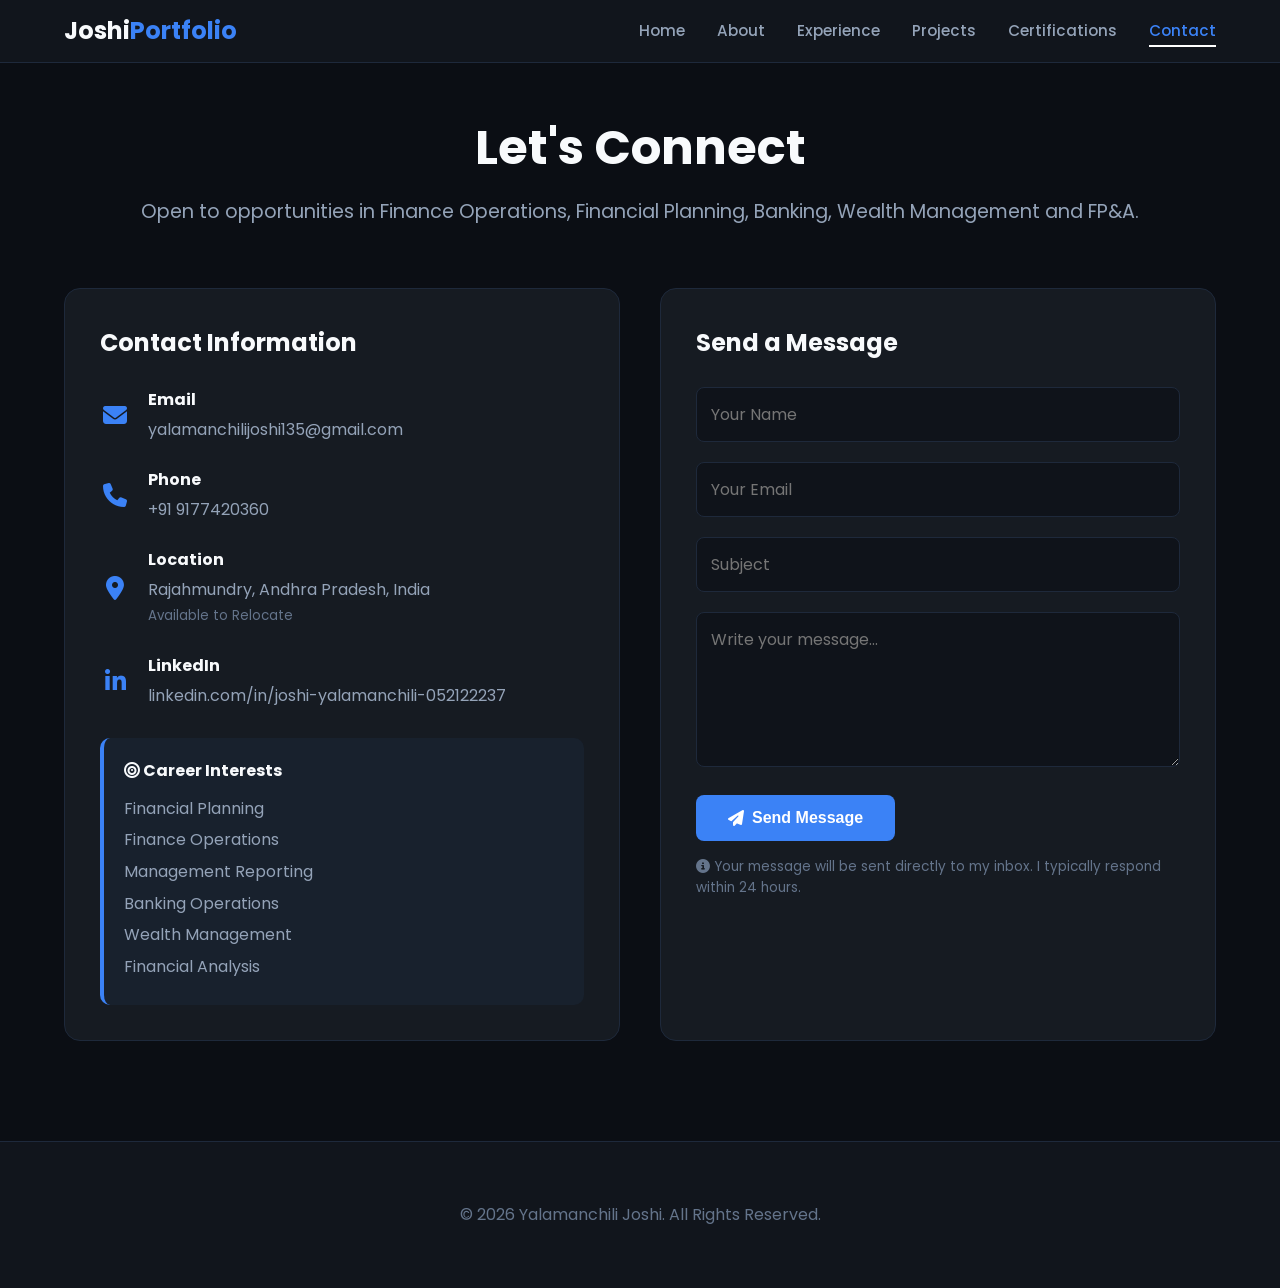
<file: contact.html>
<!DOCTYPE html>
<html lang="en">
<head>
    <meta charset="UTF-8">
    <meta name="viewport" content="width=device-width, initial-scale=1.0">
    <title>Contact | Yalamanchili Joshi</title>
    <link rel="preconnect" href="https://fonts.googleapis.com">
    <link rel="preconnect" href="https://fonts.gstatic.com" crossorigin>
    <link href="https://fonts.googleapis.com/css2?family=Poppins:wght@300;400;500;600;700&display=swap" rel="stylesheet">
    <link rel="stylesheet" href="https://cdnjs.cloudflare.com/ajax/libs/font-awesome/6.5.2/css/all.min.css">
    <style>
        * { margin:0; padding:0; box-sizing:border-box; }
        body {
            font-family: 'Poppins', sans-serif;
            background: #0B0E14;
            color: #E2E8F0;
            line-height: 1.6;
            padding-top: 70px;
        }

        /* FIXED HEADER */
        header {
            position: fixed;
            top: 0; left: 0; width: 100%;
            background: #11151C;
            border-bottom: 1px solid #1E293B;
            z-index: 1000;
            padding: 12px 0;
        }
        .header-inner {
            width: 90%;
            max-width: 1200px;
            margin: auto;
            display: flex;
            justify-content: space-between;
            align-items: center;
        }
        .logo {
            font-size: 1.5rem;
            font-weight: 700;
            color: #F8FAFC;
            text-decoration: none;
        }
        .logo span { color: #3B82F6; }
        nav a {
            color: #94A3B8;
            text-decoration: none;
            margin-left: 28px;
            font-weight: 500;
            font-size: 0.95rem;
            position: relative;
            padding-bottom: 4px;
            transition: color 0.3s;
        }
        nav a::after {
            content: '';
            position: absolute;
            left: 0; bottom: -2px;
            width: 0; height: 2px;
            background: #FFFFFF;
            transition: width 0.3s ease;
        }
        nav a:hover { color: #FFFFFF; }
        nav a:hover::after { width: 100%; }
        nav a.active { color: #3B82F6; }
        nav a.active::after {
            width: 100%;
            background: #FFFFFF;
        }

        /* Container */
        .container {
            width: 90%;
            max-width: 1200px;
            margin: auto;
            padding: 40px 0;
        }

        /* Page Banner */
        .page-banner {
            text-align: center;
            margin-bottom: 60px;
        }
        .page-banner h1 {
            font-size: 3rem;
            font-weight: 700;
            color: #F8FAFC;
            margin-bottom: 10px;
        }
        .page-banner p {
            color: #94A3B8;
            font-size: 1.2rem;
        }


        /* Contact Grid */
        .contact-grid {
            display: grid;
            grid-template-columns: 1fr 1fr;
            gap: 40px;
            margin-bottom: 60px;
        }

        /* Contact Info Card */
        .info-card {
            background: #161B22;
            border: 1px solid #1E293B;
            border-radius: 16px;
            padding: 35px;
        }
        .info-card h3 {
            color: #F8FAFC;
            margin-bottom: 25px;
            font-size: 1.5rem;
        }
        .info-item {
            display: flex;
            align-items: center;
            gap: 18px;
            margin-bottom: 25px;
        }
        .info-item i {
            font-size: 1.5rem;
            color: #3B82F6;
            width: 30px;
            text-align: center;
        }
        .info-item div strong {
            display: block;
            color: #F8FAFC;
            margin-bottom: 4px;
        }
        .info-item div a, .info-item div span {
            color: #94A3B8;
            text-decoration: none;
        }
        .info-item a:hover {
            color: #3B82F6;
        }

        /* Career Interests */
        .interests-box {
            background: rgba(59,130,246,0.05);
            border-left: 4px solid #3B82F6;
            padding: 20px;
            border-radius: 10px;
            margin-top: 30px;
        }
        .interests-box strong {
            display: block;
            color: #F8FAFC;
            margin-bottom: 12px;
        }
        .interests-box ul {
            list-style: none;
            padding: 0;
            color: #94A3B8;
        }
        .interests-box li {
            margin-bottom: 6px;
        }

        /* Contact Form Card */
        .form-card {
            background: #161B22;
            border: 1px solid #1E293B;
            border-radius: 16px;
            padding: 35px;
        }
        .form-card h3 {
            color: #F8FAFC;
            margin-bottom: 25px;
            font-size: 1.5rem;
        }
        .form-group {
            margin-bottom: 20px;
        }
        .form-group input,
        .form-group textarea {
            width: 100%;
            background: #0F131A;
            border: 1px solid #1E293B;
            border-radius: 8px;
            padding: 14px;
            color: #E2E8F0;
            font-family: 'Poppins', sans-serif;
            font-size: 1rem;
            transition: border-color 0.3s;
        }
        .form-group input:focus,
        .form-group textarea:focus {
            outline: none;
            border-color: #3B82F6;
        }
        .form-group textarea {
            resize: vertical;
            min-height: 150px;
        }
        .btn-submit {
            background: #3B82F6;
            color: #fff;
            border: none;
            padding: 14px 32px;
            border-radius: 8px;
            font-weight: 600;
            font-size: 1rem;
            cursor: pointer;
            transition: background 0.3s;
            display: inline-flex;
            align-items: center;
            gap: 8px;
        }
        .btn-submit:hover {
            background: #2563EB;
        }
        .form-note {
            color: #64748B;
            font-size: 0.85rem;
            margin-top: 15px;
        }

        /* Footer */
        footer {
            background: #11151C;
            border-top: 1px solid #1E293B;
            text-align: center;
            padding: 20px 0;
            color: #64748B;
        }

        @media (max-width: 768px) {
            .contact-grid {
                grid-template-columns: 1fr;
            }
            .header-inner { flex-direction: column; gap: 10px; }
            body { padding-top: 90px; }
        }
    </style>
</head>
<body>
    <!-- Fixed Header -->
    <header>
        <div class="header-inner">
            <a href="index.html" class="logo">Joshi<span>Portfolio</span></a>
            <nav>
                <a href="index.html">Home</a>
                <a href="about.html">About</a>
                <a href="experience.html">Experience</a>
                <a href="projects.html">Projects</a>
                <a href="certifications.html">Certifications</a>
                <a href="contact.html" class="active">Contact</a>
            </nav>
        </div>
    </header>

    <main class="container">
        <!-- Page Banner -->
        <section class="page-banner">
            <div class="greeting"></div>
            <h1>Let's Connect</h1>
            <p>Open to opportunities in Finance Operations, Financial Planning, Banking, Wealth Management and FP&A.</p>
        </section>

        <!-- Contact Grid -->
        <div class="contact-grid">
            <!-- Info Card -->
            <div class="info-card">
                <h3>Contact Information</h3>

                <div class="info-item">
                    <i class="fas fa-envelope"></i>
                    <div>
                        <strong>Email</strong>
                        <a href="mailto:yalamanchilijoshi135@gmail.com">yalamanchilijoshi135@gmail.com</a>
                    </div>
                </div>

                <div class="info-item">
                    <i class="fas fa-phone"></i>
                    <div>
                        <strong>Phone</strong>
                        <span>+91 9177420360</span>
                    </div>
                </div>

                <div class="info-item">
                    <i class="fas fa-map-marker-alt"></i>
                    <div>
                        <strong>Location</strong>
                        <span>Rajahmundry, Andhra Pradesh, India<br><small style="color:#64748B;">Available to Relocate</small></span>
                    </div>
                </div>

                <div class="info-item">
                    <i class="fab fa-linkedin-in"></i>
                    <div>
                        <strong>LinkedIn</strong>
                        <a href="https://www.linkedin.com/in/joshi-yalamanchili-052122237" target="_blank">linkedin.com/in/joshi-yalamanchili-052122237</a>
                    </div>
                </div>

                <!-- Career Interests -->
                <div class="interests-box">
                    <strong><i class="fas fa-bullseye"></i> Career Interests</strong>
                    <ul>
                        <li>Financial Planning</li>
                        <li>Finance Operations</li>
                        <li>Management Reporting</li>
                        <li>Banking Operations</li>
                        <li>Wealth Management</li>
                        <li>Financial Analysis</li>
                    </ul>
                </div>
            </div>

            <!-- Form Card -->
            <div class="form-card">
                <h3>Send a Message</h3>
                <form action="https://formspree.io/f/xdaqwydo" method="POST">
                    <div class="form-group">
                        <input type="text" name="name" placeholder="Your Name" required>
                    </div>
                    <div class="form-group">
                        <input type="email" name="email" placeholder="Your Email" required>
                    </div>
                    <div class="form-group">
                        <input type="text" name="subject" placeholder="Subject">
                    </div>
                    <div class="form-group">
                        <textarea name="message" placeholder="Write your message..." rows="5" required></textarea>
                    </div>
                    <button type="submit" class="btn-submit">
                        <i class="fas fa-paper-plane"></i> Send Message
                    </button>
                </form>
                <p class="form-note">
                    <i class="fas fa-info-circle"></i> Your message will be sent directly to my inbox. I typically respond within 24 hours.
                </p>
            </div>
        </div>
    </main>

    <footer>
        <div class="container">
            <p>&copy; 2026 Yalamanchili Joshi. All Rights Reserved.</p>
        </div>
    </footer>
</body>
</html>
</file>
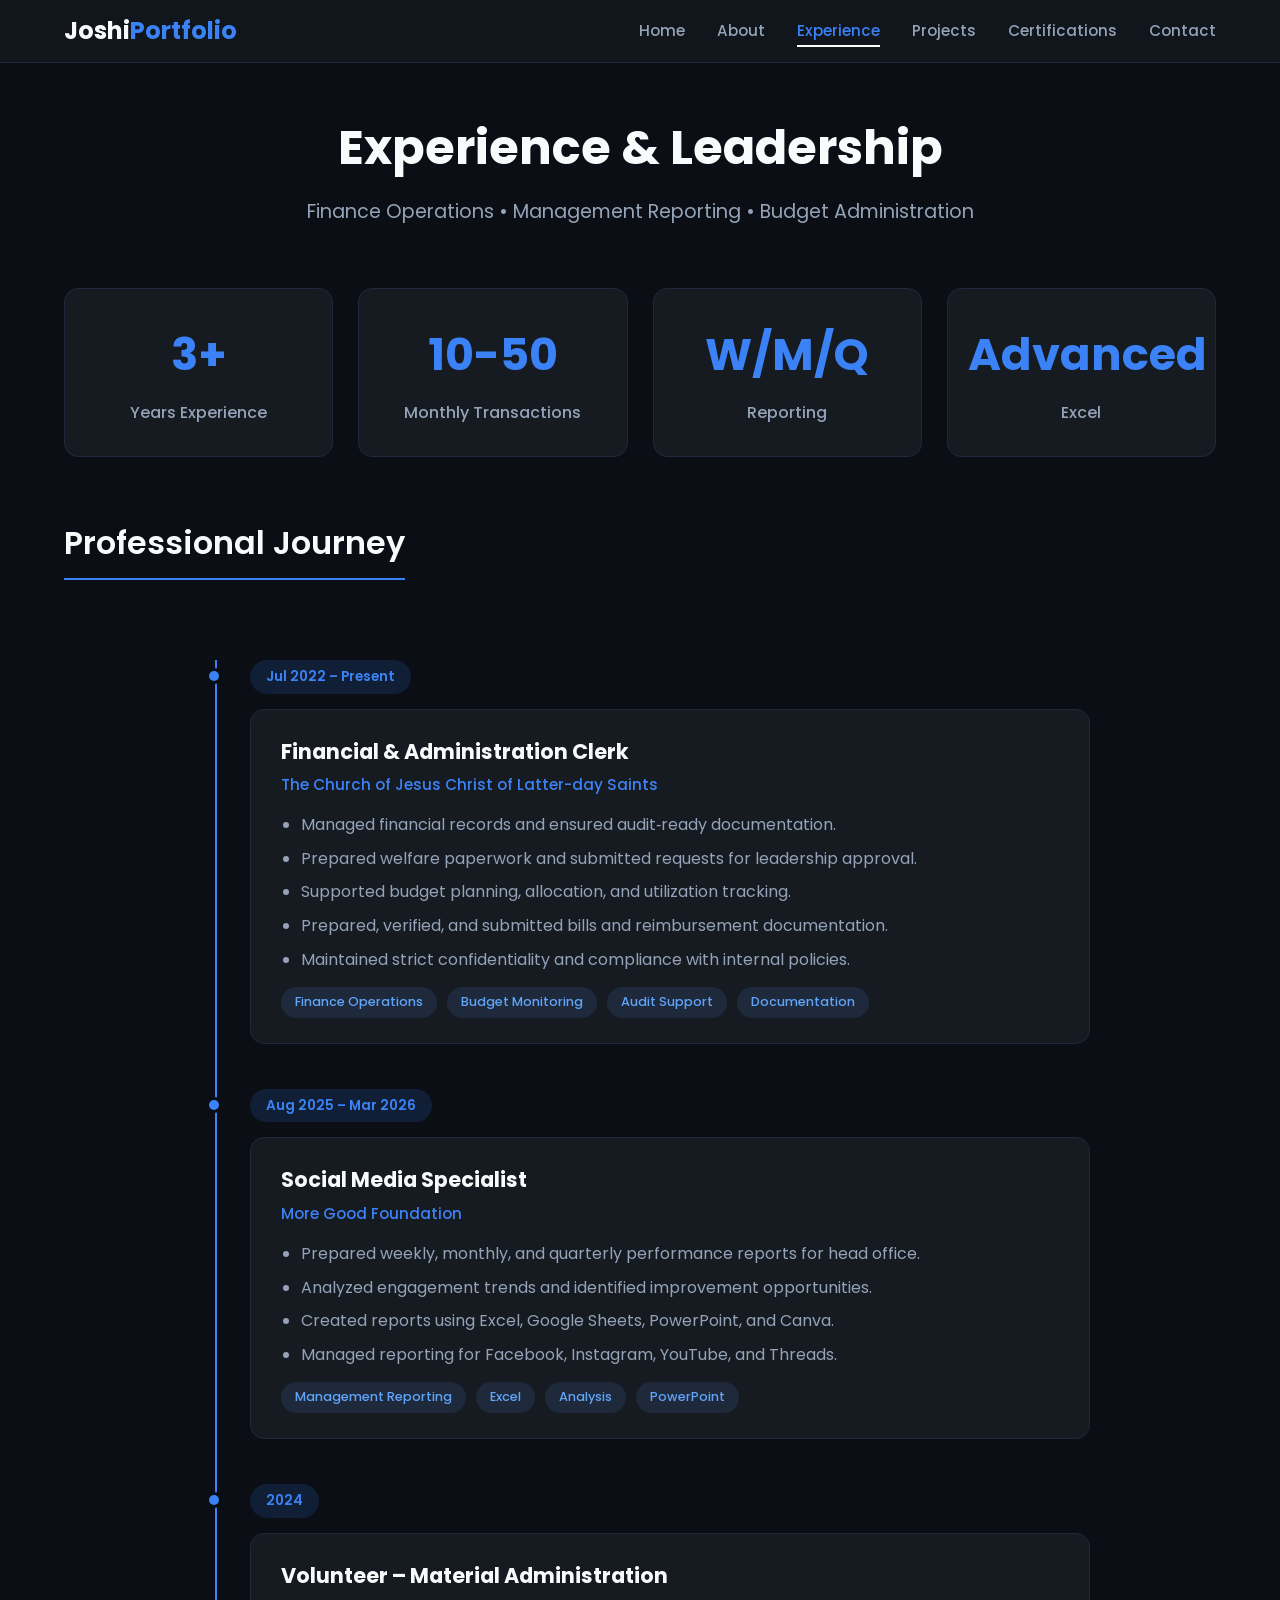
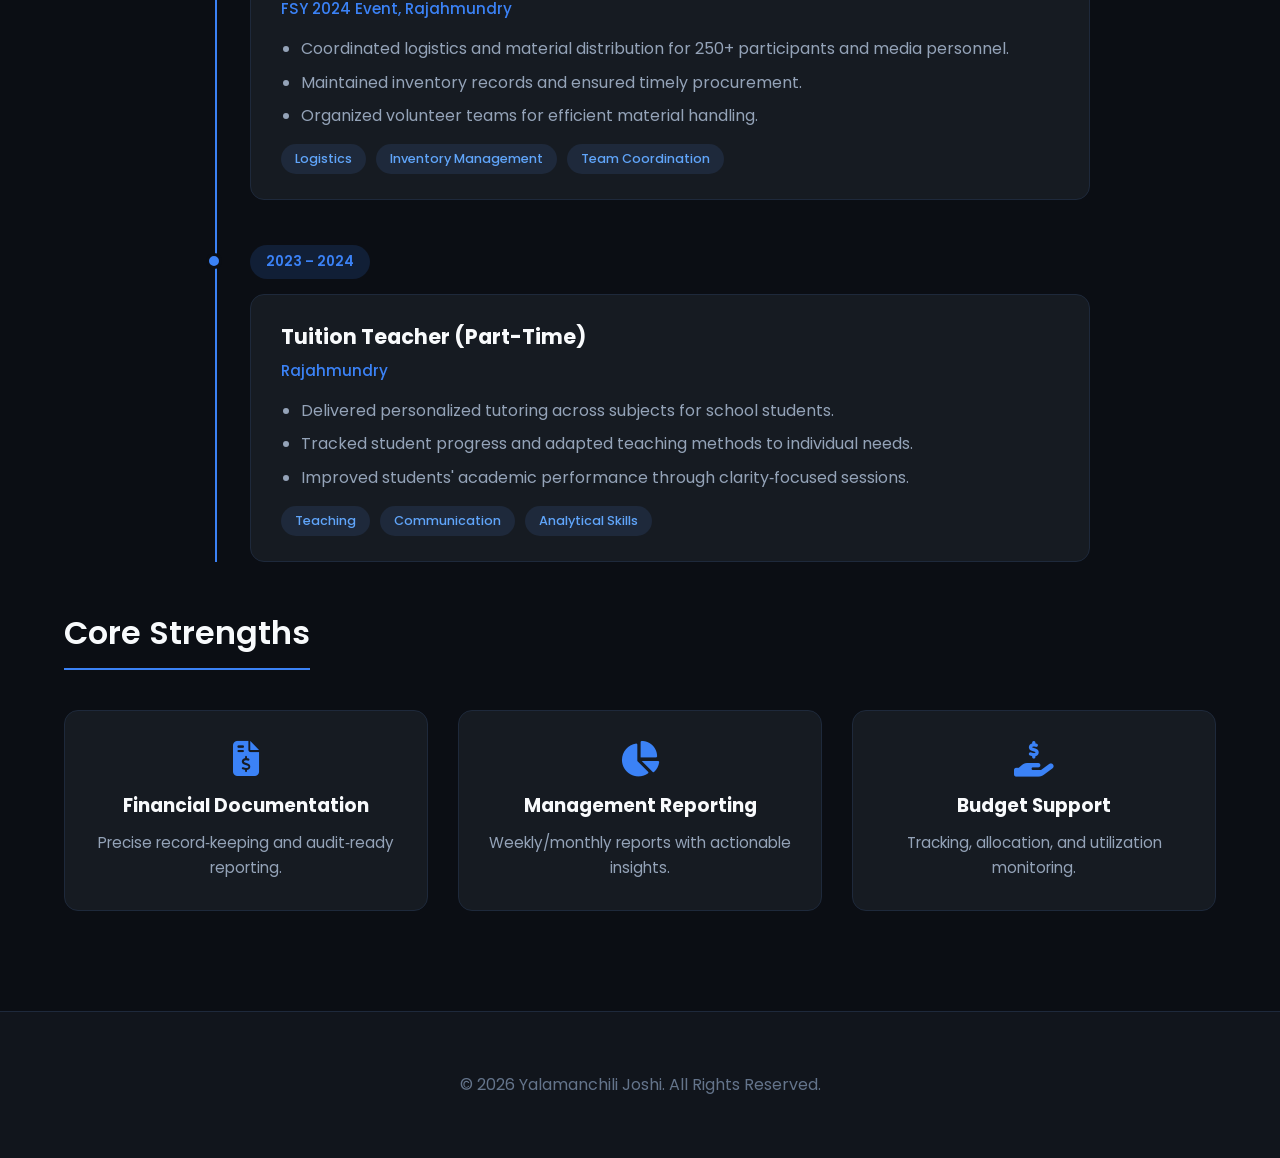
<file: experience.html>
<!DOCTYPE html>
<html lang="en">
<head>
    <meta charset="UTF-8">
    <meta name="viewport" content="width=device-width, initial-scale=1.0">
    <title>Experience | Yalamanchili Joshi</title>
    <link rel="preconnect" href="https://fonts.googleapis.com">
    <link rel="preconnect" href="https://fonts.gstatic.com" crossorigin>
    <link href="https://fonts.googleapis.com/css2?family=Poppins:wght@300;400;500;600;700&display=swap" rel="stylesheet">
    <link rel="stylesheet" href="https://cdnjs.cloudflare.com/ajax/libs/font-awesome/6.5.2/css/all.min.css">
    <style>
        * { margin:0; padding:0; box-sizing:border-box; }
        body {
            font-family: 'Poppins', sans-serif;
            background: #0B0E14;
            color: #E2E8F0;
            line-height: 1.6;
            padding-top: 70px;
        }

        /* FIXED HEADER */
        header {
            position: fixed;
            top: 0; left: 0; width: 100%;
            background: #11151C;
            border-bottom: 1px solid #1E293B;
            z-index: 1000;
            padding: 12px 0;
        }
        .header-inner {
            width: 90%;
            max-width: 1200px;
            margin: auto;
            display: flex;
            justify-content: space-between;
            align-items: center;
        }
        .logo {
            font-size: 1.5rem;
            font-weight: 700;
            color: #F8FAFC;
            text-decoration: none;
        }
        .logo span { color: #3B82F6; }
        nav a {
            color: #94A3B8;
            text-decoration: none;
            margin-left: 28px;
            font-weight: 500;
            font-size: 0.95rem;
            position: relative;
            padding-bottom: 4px;
            transition: color 0.3s;
        }
        nav a::after {
            content: '';
            position: absolute;
            left: 0; bottom: -2px;
            width: 0; height: 2px;
            background: #FFFFFF;
            transition: width 0.3s ease;
        }
        nav a:hover { color: #FFFFFF; }
        nav a:hover::after { width: 100%; }
        nav a.active { color: #3B82F6; }
        nav a.active::after {
            width: 100%;
            background: #FFFFFF;
        }

        /* Container */
        .container {
            width: 90%;
            max-width: 1200px;
            margin: auto;
            padding: 40px 0;
        }

        /* Page Banner */
        .page-banner {
            text-align: center;
            margin-bottom: 60px;
        }
        .page-banner h1 {
            font-size: 3rem;
            font-weight: 700;
            color: #F8FAFC;
            margin-bottom: 10px;
        }
        .page-banner p {
            color: #94A3B8;
            font-size: 1.2rem;
        }

        /* Stats Cards */
        .stats-grid {
            display: grid;
            grid-template-columns: repeat(auto-fit, minmax(200px, 1fr));
            gap: 25px;
            margin-bottom: 60px;
        }
        .stat-card {
            background: #161B22;
            border: 1px solid #1E293B;
            border-radius: 14px;
            padding: 30px 20px;
            text-align: center;
            transition: 0.3s;
        }
        .stat-card:hover {
            border-color: #3B82F6;
            transform: translateY(-5px);
        }
        .stat-card h2 {
            font-size: 2.8rem;
            color: #3B82F6;
            margin-bottom: 10px;
        }
        .stat-card p {
            color: #94A3B8;
            font-weight: 500;
        }

        /* Section Title */
        .section-title {
            font-size: 2rem;
            font-weight: 600;
            color: #F8FAFC;
            margin-bottom: 40px;
            padding-bottom: 10px;
            border-bottom: 2px solid #3B82F6;
            display: inline-block;
        }

        /* Timeline */
        .timeline {
            position: relative;
            max-width: 900px;
            margin: 40px auto;
        }
        .timeline::before {
            content: '';
            position: absolute;
            left: 25px;
            top: 0;
            width: 2px;
            height: 100%;
            background: #3B82F6;
        }
        .timeline-item {
            position: relative;
            margin-bottom: 45px;
            padding-left: 60px;
        }
        .timeline-dot {
            position: absolute;
            left: 16px;
            top: 8px;
            width: 16px;
            height: 16px;
            background: #3B82F6;
            border-radius: 50%;
            border: 3px solid #0B0E14;
            z-index: 1;
        }
        .timeline-date {
            display: inline-block;
            background: rgba(59,130,246,0.15);
            color: #3B82F6;
            padding: 6px 16px;
            border-radius: 20px;
            font-weight: 600;
            font-size: 0.85rem;
            margin-bottom: 15px;
        }
        .timeline-content {
            background: #161B22;
            padding: 25px 30px;
            border-radius: 14px;
            border: 1px solid #1E293B;
            transition: 0.3s;
        }
        .timeline-content:hover {
            border-color: #3B82F6;
            transform: translateY(-3px);
        }
        .timeline-content h3 {
            color: #F8FAFC;
            font-size: 1.3rem;
            margin-bottom: 5px;
        }
        .timeline-content h4 {
            color: #3B82F6;
            font-weight: 500;
            margin-bottom: 15px;
            font-size: 0.95rem;
        }
        .timeline-content ul {
            padding-left: 20px;
            color: #94A3B8;
            list-style-type: disc;
            margin-bottom: 15px;
        }
        .timeline-content li {
            margin-bottom: 8px;
        }

        /* Skill tags */
        .tags {
            display: flex;
            flex-wrap: wrap;
            gap: 10px;
        }
        .tag {
            background: #1E293B;
            color: #60A5FA;
            padding: 5px 14px;
            border-radius: 20px;
            font-size: 0.8rem;
            font-weight: 500;
            transition: 0.3s;
        }
        .tag:hover {
            background: #3B82F6;
            color: #fff;
        }

        /* Core Strengths */
        .strengths-grid {
            display: grid;
            grid-template-columns: repeat(auto-fit, minmax(250px, 1fr));
            gap: 30px;
            margin-bottom: 60px;
        }
        .strength-card {
            background: #161B22;
            border: 1px solid #1E293B;
            border-radius: 14px;
            padding: 30px;
            text-align: center;
            transition: 0.3s;
        }
        .strength-card:hover {
            border-color: #3B82F6;
        }
        .strength-card i {
            font-size: 2.2rem;
            color: #3B82F6;
            margin-bottom: 15px;
        }
        .strength-card h3 {
            color: #F8FAFC;
            margin-bottom: 10px;
        }
        .strength-card p {
            color: #94A3B8;
            font-size: 0.95rem;
        }

        /* Footer */
        footer {
            background: #11151C;
            border-top: 1px solid #1E293B;
            text-align: center;
            padding: 20px 0;
            color: #64748B;
        }

        @media (max-width: 768px) {
            .header-inner { flex-direction: column; gap: 10px; }
            body { padding-top: 90px; }
            .timeline::before { left: 15px; }
            .timeline-item { padding-left: 45px; }
            .timeline-dot { left: 8px; }
        }
    </style>
</head>
<body>
    <!-- Fixed Header -->
    <header>
        <div class="header-inner">
            <a href="index.html" class="logo">Joshi<span>Portfolio</span></a>
            <nav>
                <a href="index.html">Home</a>
                <a href="about.html">About</a>
                <a href="experience.html" class="active">Experience</a>
                <a href="projects.html">Projects</a>
                <a href="certifications.html">Certifications</a>
                <a href="contact.html">Contact</a>
            </nav>
        </div>
    </header>

    <main class="container">
        <!-- Page Banner -->
        <section class="page-banner">
            <div class="greeting"></div>
            <h1>Experience & Leadership</h1>
            <p>Finance Operations • Management Reporting • Budget Administration</p>
        </section>

        <!-- Stats Counters (static numbers) -->
        <div class="stats-grid">
            <div class="stat-card">
                <h2>3+</h2>
                <p>Years Experience</p>
            </div>
            <div class="stat-card">
                <h2>10-50</h2>
                <p>Monthly Transactions</p>
            </div>
            <div class="stat-card">
                <h2>W/M/Q</h2>
                <p>Reporting</p>
            </div>
            <div class="stat-card">
                <h2>Advanced</h2>
                <p>Excel</p>
            </div>
        </div>

        <!-- Professional Journey Timeline -->
        <h2 class="section-title">Professional Journey</h2>
        <div class="timeline">
            <!-- Ward Clerk -->
            <div class="timeline-item">
                <div class="timeline-dot"></div>
                <div class="timeline-date">Jul 2022 – Present</div>
                <div class="timeline-content">
                    <h3>Financial & Administration Clerk</h3>
                    <h4>The Church of Jesus Christ of Latter-day Saints</h4>
                    <ul>
                        <li>Managed financial records and ensured audit‑ready documentation.</li>
                        <li>Prepared welfare paperwork and submitted requests for leadership approval.</li>
                        <li>Supported budget planning, allocation, and utilization tracking.</li>
                        <li>Prepared, verified, and submitted bills and reimbursement documentation.</li>
                        <li>Maintained strict confidentiality and compliance with internal policies.</li>
                    </ul>
                    <div class="tags">
                        <span class="tag">Finance Operations</span>
                        <span class="tag">Budget Monitoring</span>
                        <span class="tag">Audit Support</span>
                        <span class="tag">Documentation</span>
                    </div>
                </div>
            </div>

            <!-- Social Media Specialist -->
            <div class="timeline-item">
                <div class="timeline-dot"></div>
                <div class="timeline-date">Aug 2025 – Mar 2026</div>
                <div class="timeline-content">
                    <h3>Social Media Specialist</h3>
                    <h4>More Good Foundation</h4>
                    <ul>
                        <li>Prepared weekly, monthly, and quarterly performance reports for head office.</li>
                        <li>Analyzed engagement trends and identified improvement opportunities.</li>
                        <li>Created reports using Excel, Google Sheets, PowerPoint, and Canva.</li>
                        <li>Managed reporting for Facebook, Instagram, YouTube, and Threads.</li>
                    </ul>
                    <div class="tags">
                        <span class="tag">Management Reporting</span>
                        <span class="tag">Excel</span>
                        <span class="tag">Analysis</span>
                        <span class="tag">PowerPoint</span>
                    </div>
                </div>
            </div>

            <!-- Material Administration -->
            <div class="timeline-item">
                <div class="timeline-dot"></div>
                <div class="timeline-date">2024</div>
                <div class="timeline-content">
                    <h3>Volunteer – Material Administration</h3>
                    <h4>FSY 2024 Event, Rajahmundry</h4>
                    <ul>
                        <li>Coordinated logistics and material distribution for 250+ participants and media personnel.</li>
                        <li>Maintained inventory records and ensured timely procurement.</li>
                        <li>Organized volunteer teams for efficient material handling.</li>
                    </ul>
                    <div class="tags">
                        <span class="tag">Logistics</span>
                        <span class="tag">Inventory Management</span>
                        <span class="tag">Team Coordination</span>
                    </div>
                </div>
            </div>

            <!-- Tutor -->
            <div class="timeline-item">
                <div class="timeline-dot"></div>
                <div class="timeline-date">2023 – 2024</div>
                <div class="timeline-content">
                    <h3>Tuition Teacher (Part-Time)</h3>
                    <h4>Rajahmundry</h4>
                    <ul>
                        <li>Delivered personalized tutoring across subjects for school students.</li>
                        <li>Tracked student progress and adapted teaching methods to individual needs.</li>
                        <li>Improved students' academic performance through clarity‑focused sessions.</li>
                    </ul>
                    <div class="tags">
                        <span class="tag">Teaching</span>
                        <span class="tag">Communication</span>
                        <span class="tag">Analytical Skills</span>
                    </div>
                </div>
            </div>
        </div>

        <!-- Core Strengths -->
        <h2 class="section-title">Core Strengths</h2>
        <div class="strengths-grid">
            <div class="strength-card">
                <i class="fas fa-file-invoice-dollar"></i>
                <h3>Financial Documentation</h3>
                <p>Precise record‑keeping and audit‑ready reporting.</p>
            </div>
            <div class="strength-card">
                <i class="fas fa-chart-pie"></i>
                <h3>Management Reporting</h3>
                <p>Weekly/monthly reports with actionable insights.</p>
            </div>
            <div class="strength-card">
                <i class="fas fa-hand-holding-usd"></i>
                <h3>Budget Support</h3>
                <p>Tracking, allocation, and utilization monitoring.</p>
            </div>
        </div>
    </main>

    <footer>
        <div class="container">
            <p>&copy; 2026 Yalamanchili Joshi. All Rights Reserved.</p>
        </div>
    </footer>
</body>
</html>
</file>
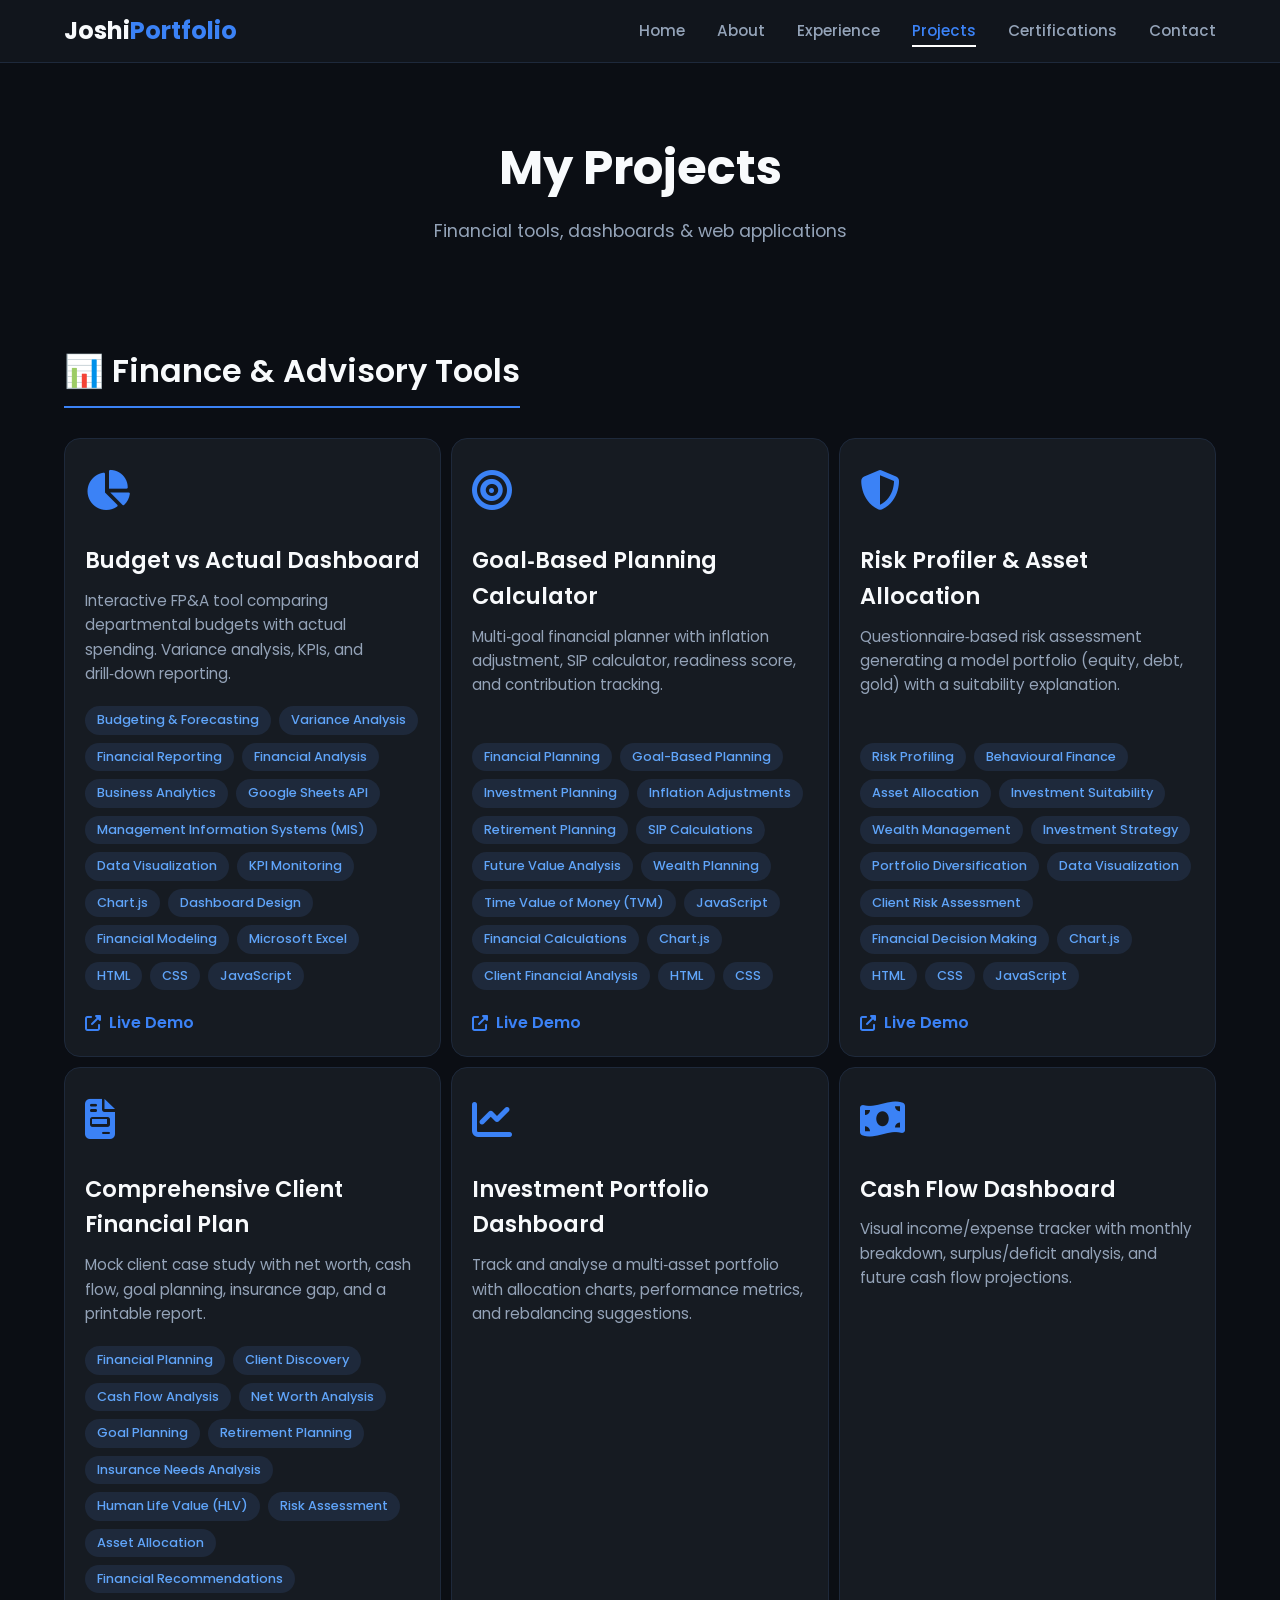
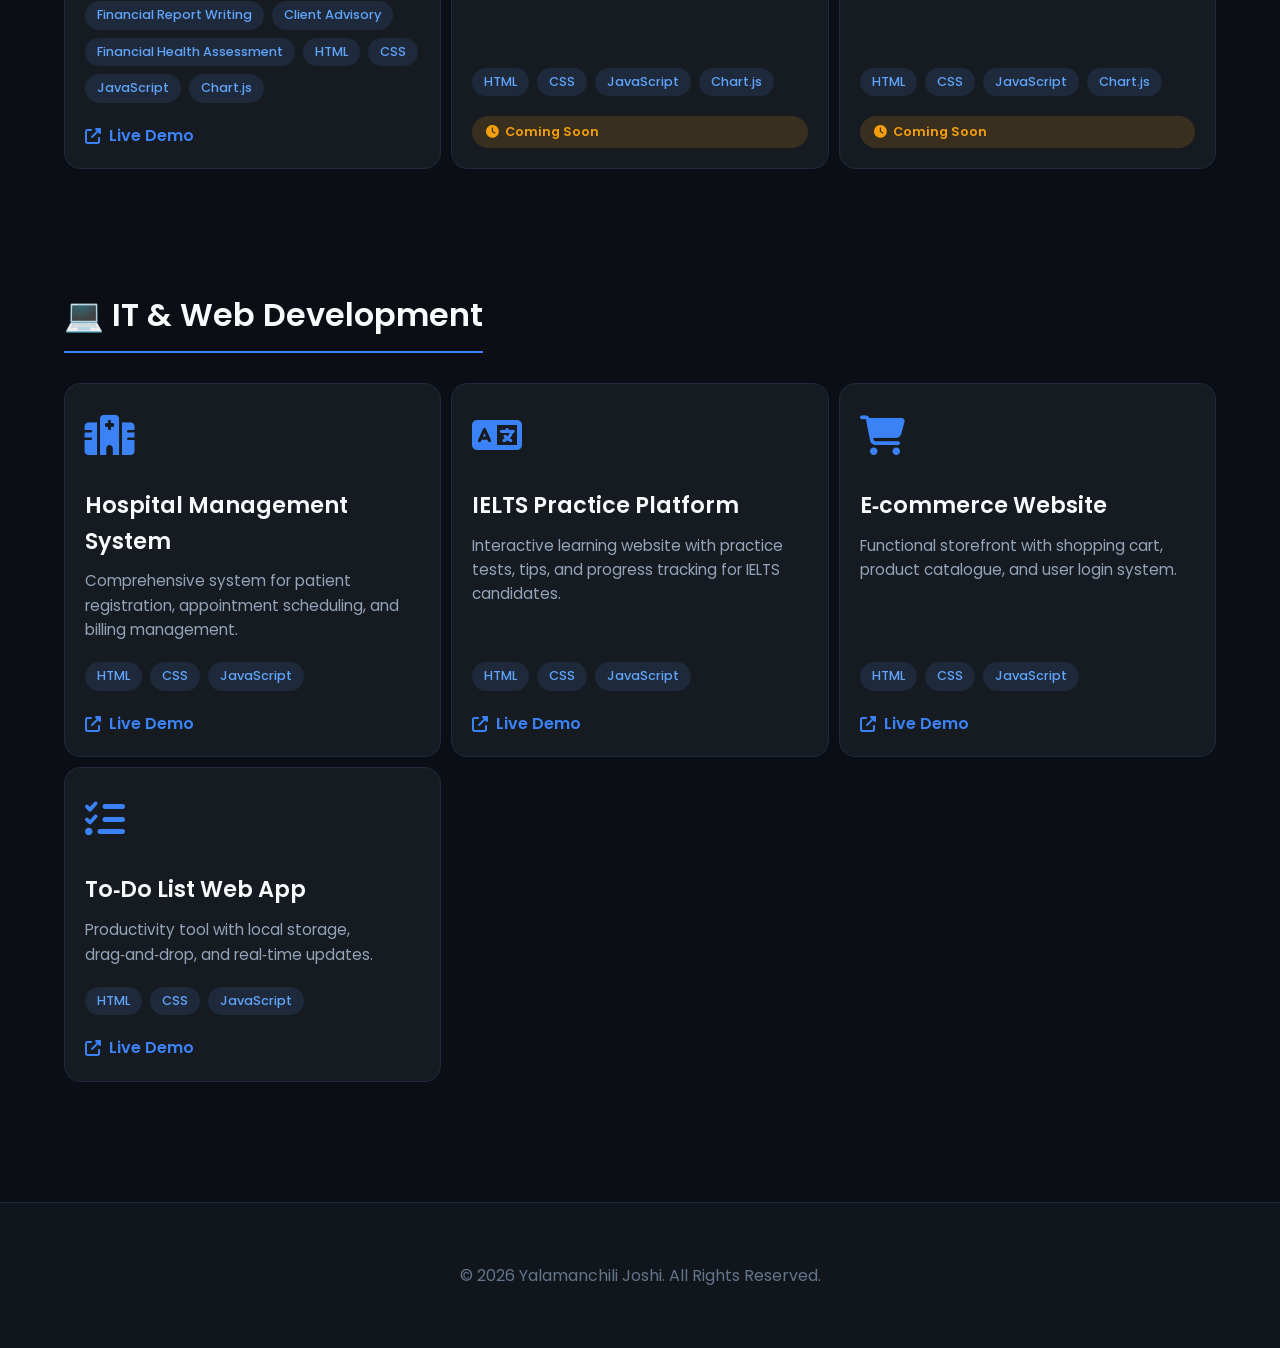
<file: projects.html>
<!DOCTYPE html>
<html lang="en">
<head>
  <meta charset="UTF-8">
  <meta name="viewport" content="width=device-width, initial-scale=1.0">
  <title>Projects | Yalamanchili Joshi</title>
  <link rel="preconnect" href="https://fonts.googleapis.com">
  <link rel="preconnect" href="https://fonts.gstatic.com" crossorigin>
  <link href="https://fonts.googleapis.com/css2?family=Poppins:wght@300;400;500;600;700&display=swap" rel="stylesheet">
  <link rel="stylesheet" href="https://cdnjs.cloudflare.com/ajax/libs/font-awesome/6.5.2/css/all.min.css">
  <style>
    * { margin:0; padding:0; box-sizing:border-box; }

    body {
      font-family: 'Poppins', sans-serif;
      background: #0B0E14;
      color: #E2E8F0;
      line-height: 1.6;
      /* compensate for fixed header */
      padding-top: 70px;
    }

    /* FIXED HEADER – compact & premium */
    header {
      position: fixed;
      top: 0;
      left: 0;
      width: 100%;
      background: #11151C;
      border-bottom: 1px solid #1E293B;
      z-index: 1000;
      padding: 12px 0;           /* reduced padding */
    }
    .header-inner {
      width: 90%;
      max-width: 1200px;
      margin: auto;
      display: flex;
      justify-content: space-between;
      align-items: center;
    }
    .logo {
      font-size: 1.5rem;         /* slightly smaller */
      font-weight: 700;
      color: #F8FAFC;
      text-decoration: none;
    }
    .logo span {
      color: #3B82F6;
    }
    nav a {
      color: #94A3B8;
      text-decoration: none;
      margin-left: 28px;
      font-weight: 500;
      font-size: 0.95rem;
      position: relative;
      padding-bottom: 4px;
      transition: color 0.3s;
    }
    nav a::after {
      content: '';
      position: absolute;
      left: 0;
      bottom: -2px;
      width: 0;
      height: 2px;
      background: #FFFFFF;        /* bright white underline */
      transition: width 0.3s ease;
    }
    nav a:hover {
      color: #FFFFFF;
    }
    nav a:hover::after {
      width: 100%;
    }
    /* Active link – word highlighted + white underline */
    nav a.active {
      color: #3B82F6;
    }
    nav a.active::after {
      width: 100%;
      background: #FFFFFF;       /* white underline for active page */
    }

    /* Main container */
    .container {
      width: 90%;
      max-width: 1200px;
      margin: auto;
      padding: 40px 0;
    }

    /* Page Title */
    .page-title {
      text-align: center;
      margin: 20px 0 40px;
    }
    .page-title h1 {
      font-size: 3rem;
      font-weight: 700;
      color: #F8FAFC;
      margin-bottom: 10px;
    }
    .page-title p {
      color: #94A3B8;
      font-size: 1.1rem;
    }

    /* Section headings */
    .section-title {
      font-size: 2rem;
      font-weight: 600;
      color: #F8FAFC;
      margin: 60px 0 30px;
      padding-bottom: 10px;
      border-bottom: 2px solid #3B82F6;
      display: inline-block;
    }

    /* Projects Grid */
    .projects-grid {
      display: grid;
      grid-template-columns: repeat(auto-fit, minmax(320px, 1fr));
      gap: 10px;
    }

    /* Project Card */
    .project-card {
      background: #161B22;
      border-radius: 16px;
      padding: 20px;
      border: 1px solid #1E293B;
      transition: all 0.3s ease;
      display: flex;
      flex-direction: column;
    }
    .project-card:hover {
      border-color: #3B82F6;
      transform: translateY(-5px);
      box-shadow: 0 20px 40px rgba(59,130,246,0.1);
    }
    .card-icon {
      font-size: 2.5rem;
      color: #3B82F6;
      margin-bottom: 20px;
    }
    .card-title {
      font-size: 1.4rem;
      font-weight: 600;
      color: #F8FAFC;
      margin-bottom: 10px;
    }
    .card-description {
      color: #94A3B8;
      font-size: 0.95rem;
      margin-bottom: 20px;
      flex-grow: 1;
    }
    .tech-tags {
      display: flex;
      flex-wrap: wrap;
      gap: 8px;
      margin-bottom: 20px;
    }
    .tag {
      background: #1E293B;
      color: #60A5FA;
      padding: 4px 12px;
      border-radius: 20px;
      font-size: 0.8rem;
      font-weight: 500;
    }
    .card-link {
      display: inline-flex;
      align-items: center;
      gap: 8px;
      color: #3B82F6;
      font-weight: 600;
      text-decoration: none;
      transition: 0.3s;
      margin-top: auto;
    }
    .card-link:hover {
      color: #60A5FA;
    }
    .coming-soon {
      display: inline-flex;
      align-items: center;
      gap: 6px;
      background: rgba(245,158,11,0.15);
      color: #F59E0B;
      padding: 6px 14px;
      border-radius: 20px;
      font-size: 0.8rem;
      font-weight: 600;
      margin-top: auto;
    }

    /* IT Projects section */
    .it-section {
      margin-top: 60px;
    }

    /* Footer */
    footer {
      background: #11151C;
      border-top: 1px solid #1E293B;
      text-align: center;
      padding: 20px 0;
      margin-top: 80px;
      color: #64748B;
    }

    @media (max-width: 768px) {
      body { padding-top: 80px; }   /* adjust for smaller header on mobile */
      .header-inner {
        flex-direction: column;
        gap: 10px;
      }
      nav a {
        margin: 0 12px;
      }
    }
  </style>
</head>
<body>
  <!-- Fixed Header -->
  <header>
    <div class="header-inner">
      <a href="index.html" class="logo">Joshi<span>Portfolio</span></a>
      <nav>
        <a href="index.html">Home</a>
        <a href="about.html">About</a>
        <a href="experience.html">Experience</a>
        <a href="projects.html" class="active">Projects</a>
        <a href="certifications.html">Certifications</a>
        <a href="contact.html">Contact</a>
      </nav>
    </div>
  </header>

  <main class="container">
    <!-- Page Title -->
    <div class="page-title">
      <h1>My Projects</h1>
      <p>Financial tools, dashboards & web applications</p>
    </div>

    <!-- Finance Projects -->
    <h2 class="section-title">📊 Finance & Advisory Tools</h2>
    <div class="projects-grid">
      <!-- Budget vs Actual Dashboard -->
      <div class="project-card">
        <div class="card-icon"><i class="fas fa-chart-pie"></i></div>
        <h3 class="card-title">Budget vs Actual Dashboard</h3>
        <p class="card-description">Interactive FP&A tool comparing departmental budgets with actual spending. Variance analysis, KPIs, and drill‑down reporting.</p>
        <div class="tech-tags">
          <span class="tag">Budgeting & Forecasting</span>
          <span class="tag">Variance Analysis</span>
          <span class="tag">Financial Reporting</span>
          <span class="tag">Financial Analysis</span>
          <span class="tag">Business Analytics</span>
          <span class="tag">Google Sheets API</span>
          <span class="tag">Management Information Systems (MIS)</span>
          <span class="tag">Data Visualization</span>
          <span class="tag">KPI Monitoring</span>
          <span class="tag">Chart.js</span>
          <span class="tag">Dashboard Design</span>
          <span class="tag">Financial Modeling</span>
          <span class="tag">Microsoft Excel</span>
          <span class="tag">HTML</span>
          <span class="tag">CSS</span>
          <span class="tag">JavaScript</span>
        </div>
        <a href="https://yjoshi7.github.io/budget-actual-dashboard/" class="card-link" target="_blank">
          <i class="fas fa-external-link-alt"></i> Live Demo
        </a>
      </div>

      <!-- Goal-Based Planning Calculator -->
      <div class="project-card">
        <div class="card-icon"><i class="fas fa-bullseye"></i></div>
        <h3 class="card-title">Goal‑Based Planning Calculator</h3>
        <p class="card-description">Multi‑goal financial planner with inflation adjustment, SIP calculator, readiness score, and contribution tracking.</p>
        <div class="tech-tags">
          <span class="tag">Financial Planning</span>
          <span class="tag">Goal-Based Planning</span>
          <span class="tag">Investment Planning</span>
          <span class="tag">Inflation Adjustments</span>
          <span class="tag">Retirement Planning</span>
          <span class="tag">SIP Calculations</span>
          <span class="tag">Future Value Analysis</span>
          <span class="tag">Wealth Planning</span>
          <span class="tag">Time Value of Money (TVM)</span>
          <span class="tag">JavaScript</span>
          <span class="tag">Financial Calculations</span>
          <span class="tag">Chart.js</span>
          <span class="tag">Client Financial Analysis</span>
          <span class="tag">HTML</span>
          <span class="tag">CSS</span>
        </div>
        <a href="https://yjoshi7.github.io/Goal-Based-Planning-Calculator/" class="card-link" target="_blank">
          <i class="fas fa-external-link-alt"></i> Live Demo
        </a>
      </div>

      <!-- Risk Profiler & Asset Allocation -->
      <div class="project-card">
        <div class="card-icon"><i class="fas fa-shield-alt"></i></div>
        <h3 class="card-title">Risk Profiler & Asset Allocation</h3>
        <p class="card-description">Questionnaire‑based risk assessment generating a model portfolio (equity, debt, gold) with a suitability explanation.</p>
        <div class="tech-tags">
          <span class="tag">Risk Profiling</span>
          <span class="tag">Behavioural Finance</span>
          <span class="tag">Asset Allocation</span>
          <span class="tag">Investment Suitability</span>
          <span class="tag">Wealth Management</span>
          <span class="tag">Investment Strategy</span>
          <span class="tag">Portfolio Diversification</span>
          <span class="tag">Data Visualization</span>
          <span class="tag">Client Risk Assessment</span>
          <span class="tag">Financial Decision Making</span>
          <span class="tag">Chart.js</span>
          <span class="tag">HTML</span>
          <span class="tag">CSS</span>
          <span class="tag">JavaScript</span>
        </div>
        <a href="https://yjoshi7.github.io/risk-profile/" class="card-link" target="_blank">
          <i class="fas fa-external-link-alt"></i> Live Demo
        </a>
      </div>

      <!-- Comprehensive Client Financial Plan -->
      <div class="project-card">
        <div class="card-icon"><i class="fas fa-file-invoice"></i></div>
        <h3 class="card-title">Comprehensive Client Financial Plan</h3>
        <p class="card-description">Mock client case study with net worth, cash flow, goal planning, insurance gap, and a printable report.</p>
        <div class="tech-tags">
          <span class="tag">Financial Planning</span>
          <span class="tag">Client Discovery</span>
          <span class="tag">Cash Flow Analysis</span>
          <span class="tag">Net Worth Analysis</span>
          <span class="tag">Goal Planning</span>
          <span class="tag">Retirement Planning</span>
          <span class="tag">Insurance Needs Analysis</span>
          <span class="tag">Human Life Value (HLV)</span>
          <span class="tag">Risk Assessment</span>
          <span class="tag">Asset Allocation</span>
          <span class="tag">Financial Recommendations</span>
          <span class="tag">Financial Report Writing</span>
          <span class="tag">Client Advisory</span>
          <span class="tag">Financial Health Assessment</span>
          <span class="tag">HTML</span>
          <span class="tag">CSS</span>
          <span class="tag">JavaScript</span>
          <span class="tag">Chart.js</span>
        </div>
        <a href="https://yjoshi7.github.io/finacial-planning-case-study/" class="card-link" target="_blank">
          <i class="fas fa-external-link-alt"></i> Live Demo
        </a>
      </div>

      <!-- Investment Portfolio Dashboard -->
      <div class="project-card">
        <div class="card-icon"><i class="fas fa-chart-line"></i></div>
        <h3 class="card-title">Investment Portfolio Dashboard</h3>
        <p class="card-description">Track and analyse a multi‑asset portfolio with allocation charts, performance metrics, and rebalancing suggestions.</p>
        <div class="tech-tags">
          <span class="tag">HTML</span>
          <span class="tag">CSS</span>
          <span class="tag">JavaScript</span>
          <span class="tag">Chart.js</span>
        </div>
        <span class="coming-soon"><i class="fas fa-clock"></i> Coming Soon</span>
      </div>

      <!-- Cash Flow Dashboard -->
      <div class="project-card">
        <div class="card-icon"><i class="fas fa-money-bill-wave"></i></div>
        <h3 class="card-title">Cash Flow Dashboard</h3>
        <p class="card-description">Visual income/expense tracker with monthly breakdown, surplus/deficit analysis, and future cash flow projections.</p>
        <div class="tech-tags">
          <span class="tag">HTML</span>
          <span class="tag">CSS</span>
          <span class="tag">JavaScript</span>
          <span class="tag">Chart.js</span>
        </div>
        <span class="coming-soon"><i class="fas fa-clock"></i> Coming Soon</span>
      </div>
    </div>

    <!-- IT Projects -->
    <div class="it-section">
      <h2 class="section-title">💻 IT & Web Development</h2>
      <div class="projects-grid">
        <!-- Hospital Management System -->
        <div class="project-card">
          <div class="card-icon"><i class="fas fa-hospital"></i></div>
          <h3 class="card-title">Hospital Management System</h3>
          <p class="card-description">Comprehensive system for patient registration, appointment scheduling, and billing management.</p>
          <div class="tech-tags">
            <span class="tag">HTML</span>
            <span class="tag">CSS</span>
            <span class="tag">JavaScript</span>
          </div>
          <a href="https://yjoshi7.github.io/hospital-management-system/" class="card-link" target="_blank">
            <i class="fas fa-external-link-alt"></i> Live Demo
          </a>
        </div>

        <!-- IELTS Practice Website -->
        <div class="project-card">
          <div class="card-icon"><i class="fas fa-language"></i></div>
          <h3 class="card-title">IELTS Practice Platform</h3>
          <p class="card-description">Interactive learning website with practice tests, tips, and progress tracking for IELTS candidates.</p>
          <div class="tech-tags">
            <span class="tag">HTML</span>
            <span class="tag">CSS</span>
            <span class="tag">JavaScript</span>
          </div>
          <a href="https://yjoshi7.github.io/IeltsRevolution/" class="card-link" target="_blank">
            <i class="fas fa-external-link-alt"></i> Live Demo
          </a>
        </div>

        <!-- E-commerce Website -->
        <div class="project-card">
          <div class="card-icon"><i class="fas fa-shopping-cart"></i></div>
          <h3 class="card-title">E‑commerce Website</h3>
          <p class="card-description">Functional storefront with shopping cart, product catalogue, and user login system.</p>
          <div class="tech-tags">
            <span class="tag">HTML</span>
            <span class="tag">CSS</span>
            <span class="tag">JavaScript</span>
          </div>
          <a href="https://yjoshi7.github.io/e-commerce-website/" class="card-link" target="_blank">
            <i class="fas fa-external-link-alt"></i> Live Demo
          </a>
        </div>

        <!-- To-Do List App -->
        <div class="project-card">
          <div class="card-icon"><i class="fas fa-tasks"></i></div>
          <h3 class="card-title">To‑Do List Web App</h3>
          <p class="card-description">Productivity tool with local storage, drag‑and‑drop, and real‑time updates.</p>
          <div class="tech-tags">
            <span class="tag">HTML</span>
            <span class="tag">CSS</span>
            <span class="tag">JavaScript</span>
          </div>
          <a href="https://yjoshi7.github.io/to-do-list-web-app/" class="card-link" target="_blank">
            <i class="fas fa-external-link-alt"></i> Live Demo
          </a>
        </div>
      </div>
    </div>
  </main>

  <footer>
    <div class="container">
      <p>&copy; 2026 Yalamanchili Joshi. All Rights Reserved.</p>
    </div>
  </footer>
</body>
</html>
</file>
